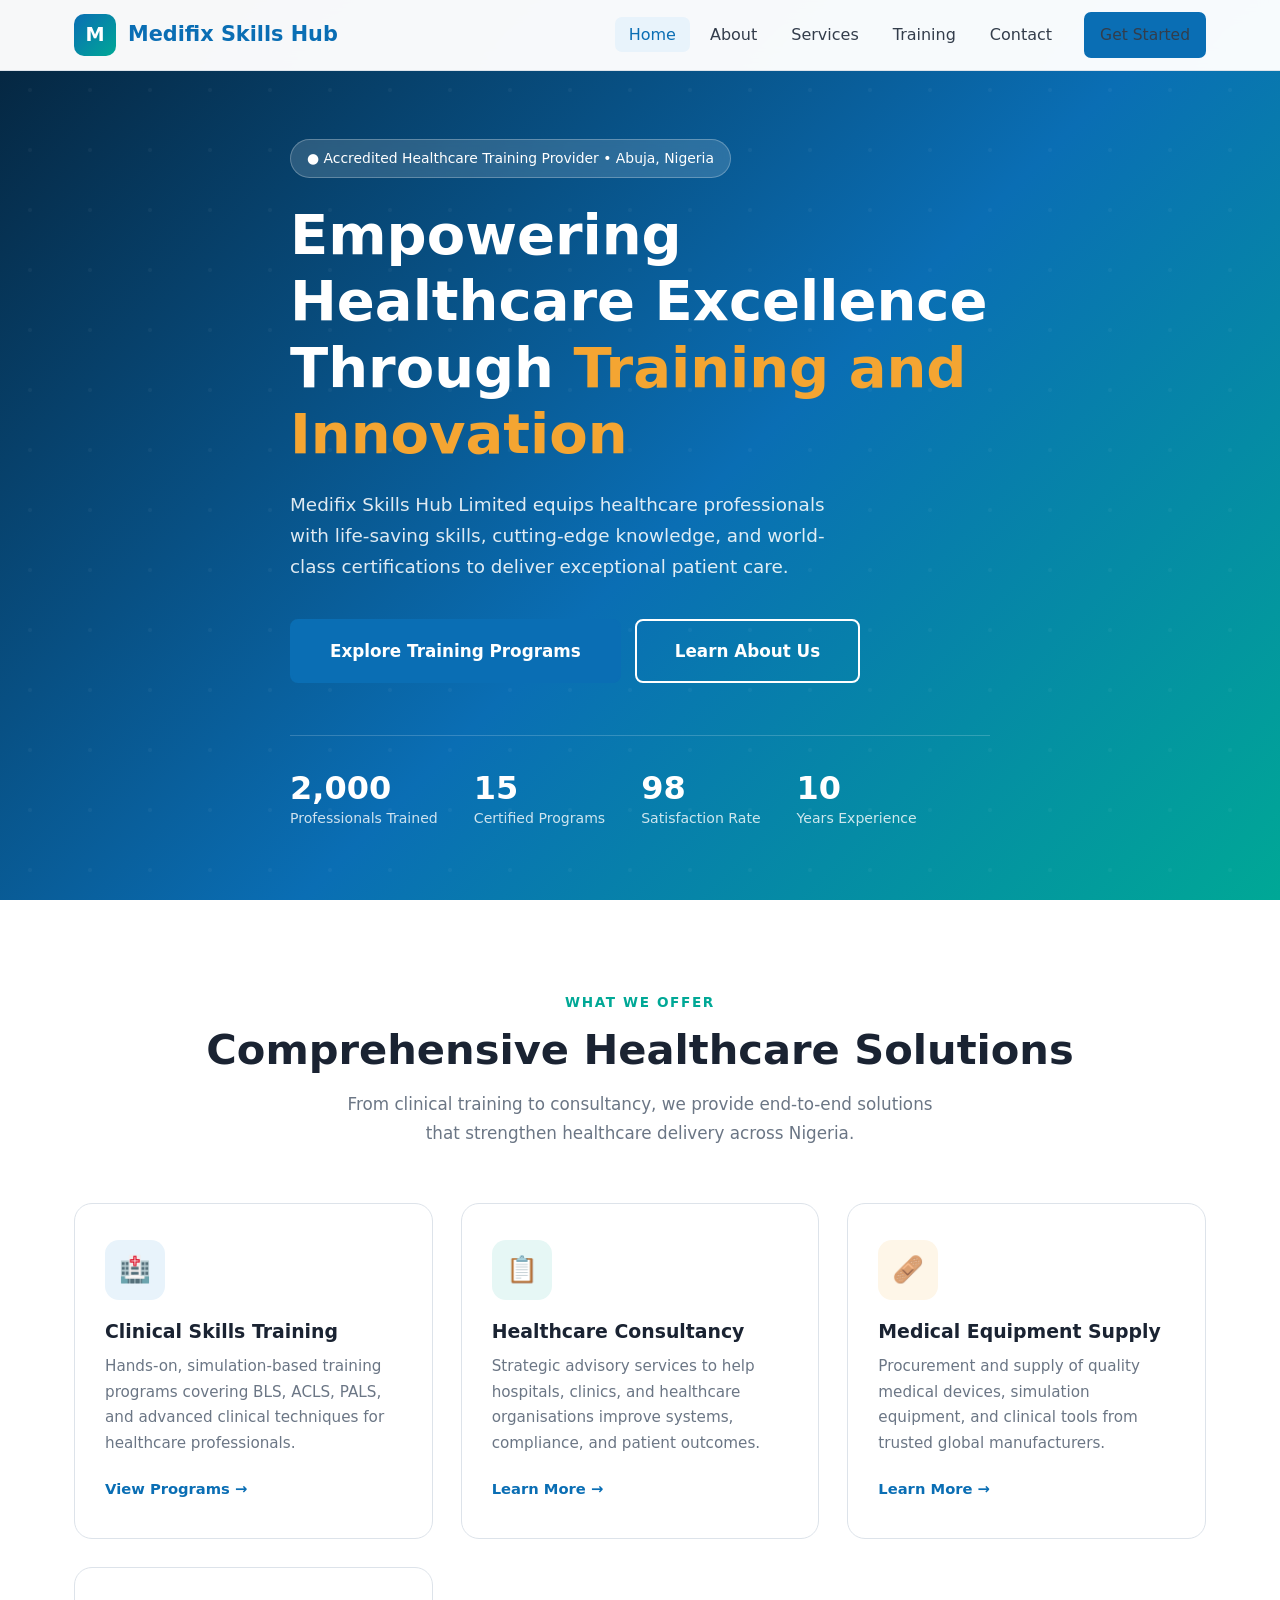
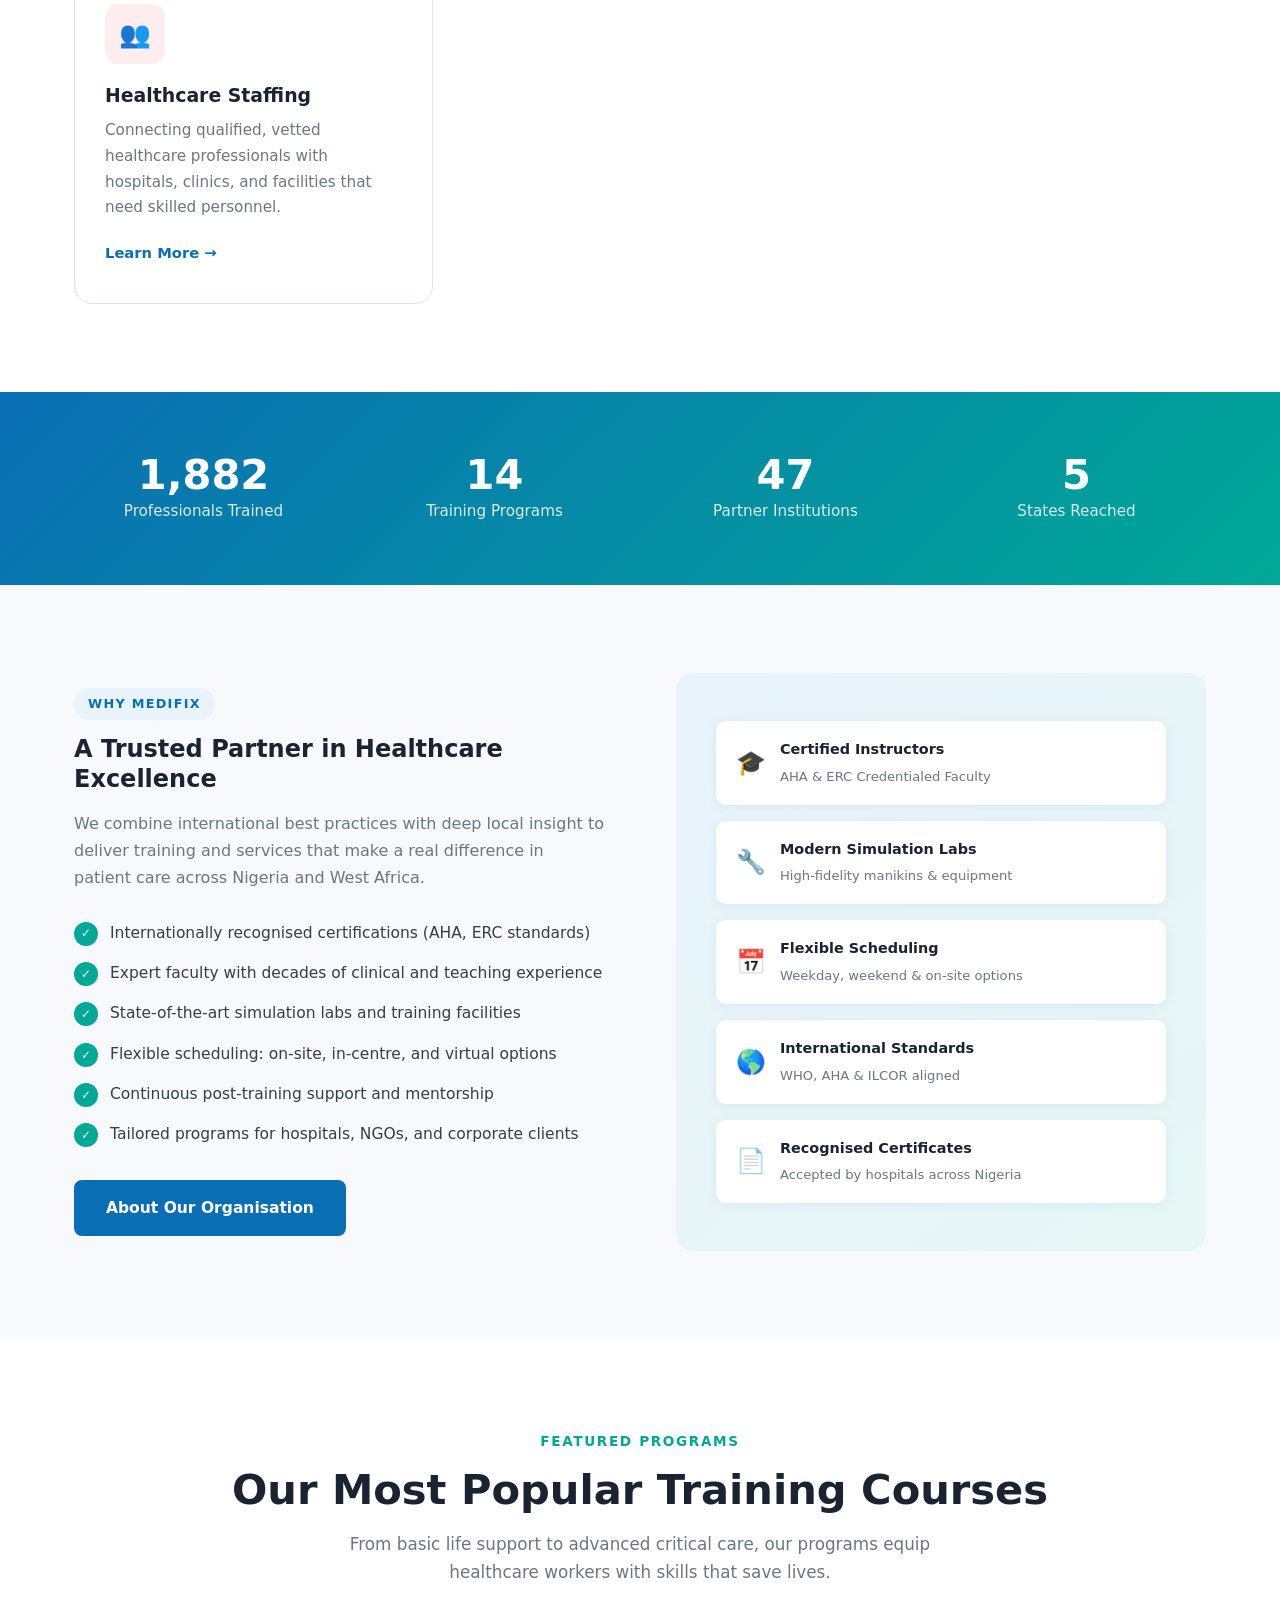
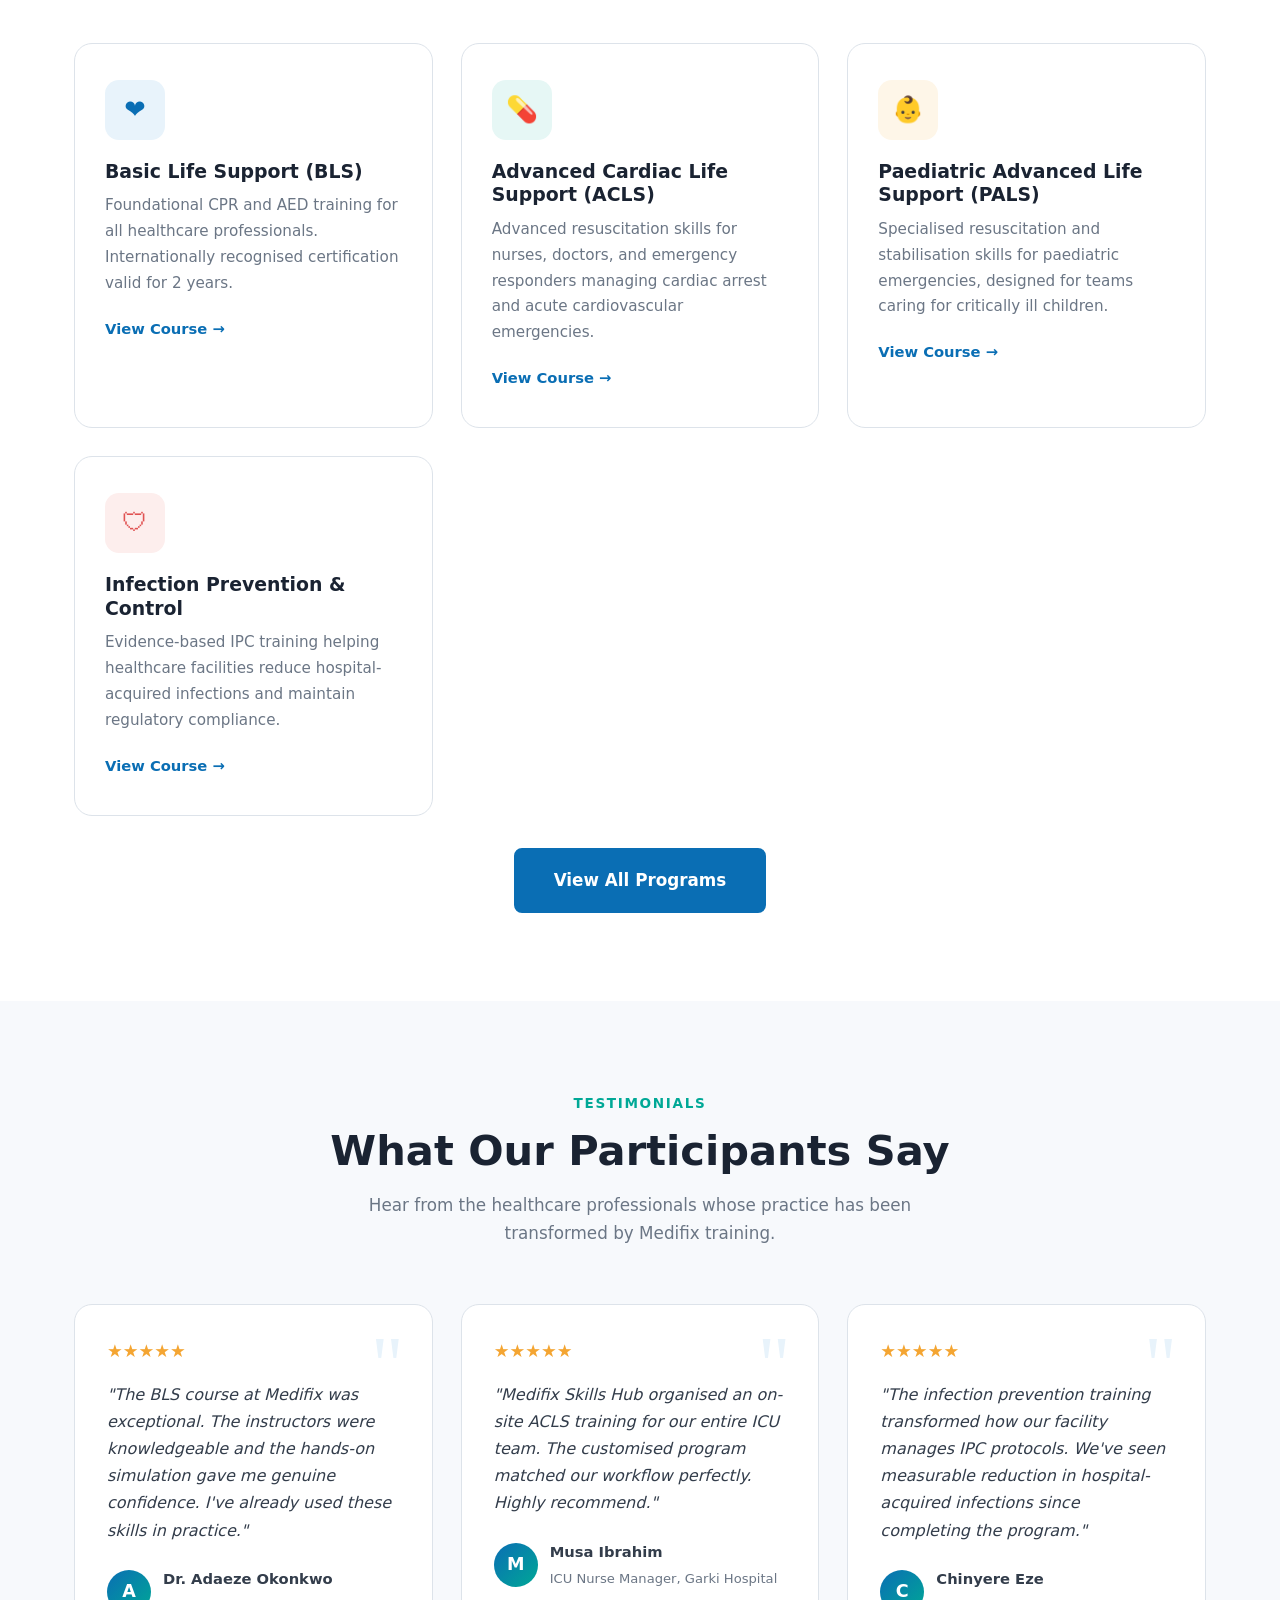
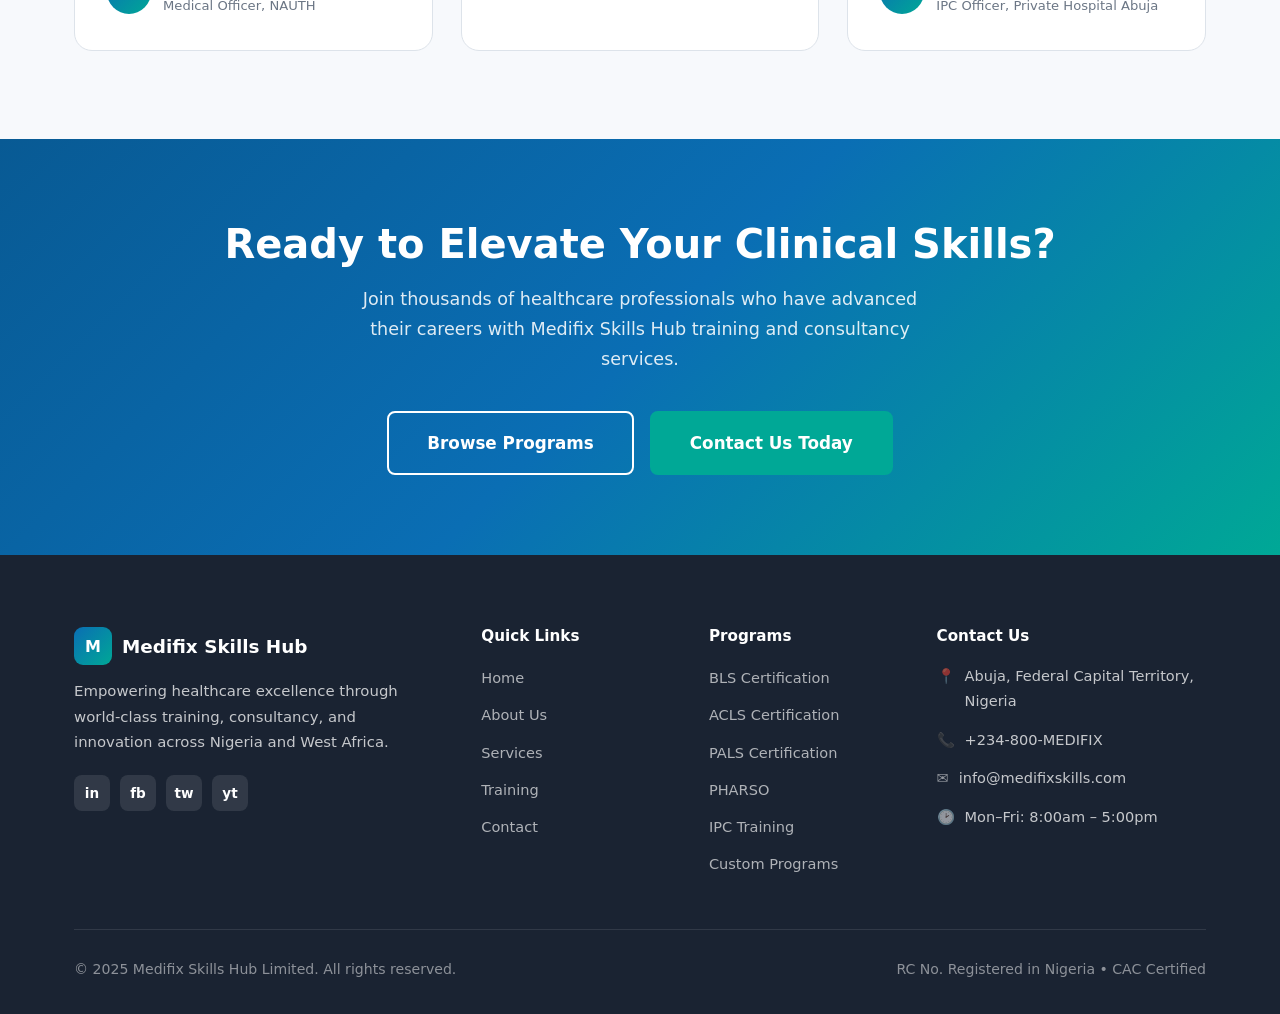
<file: index.html>
<!DOCTYPE html>
<html lang="en">
<head>
  <meta charset="UTF-8" />
  <meta name="viewport" content="width=device-width, initial-scale=1.0" />
  <title>Medifix Skills Hub Limited – Empowering Healthcare Excellence</title>
  <meta name="description" content="Medifix Skills Hub Limited delivers world-class clinical training, healthcare consultancy, medical equipment supply, and staffing solutions across Nigeria." />
  <link rel="stylesheet" href="css/styles.css" />
</head>
<body>

  <!-- NAVBAR -->
  <nav class="navbar">
    <div class="container nav-inner">
      <a href="index.html" class="nav-logo">
        <div class="nav-logo-icon">M</div>
        Medifix Skills Hub
      </a>
      <ul class="nav-links">
        <li><a href="index.html" class="active">Home</a></li>
        <li><a href="about.html">About</a></li>
        <li><a href="services.html">Services</a></li>
        <li><a href="training.html">Training</a></li>
        <li><a href="contact.html">Contact</a></li>
        <li class="nav-cta"><a href="contact.html" class="btn btn-primary">Get Started</a></li>
      </ul>
      <button class="hamburger" aria-label="Toggle menu">
        <span></span><span></span><span></span>
      </button>
    </div>
  </nav>

  <!-- HERO -->
  <section class="hero">
    <div class="container">
      <div class="hero-content">
        <div class="hero-badge">&#9679; Accredited Healthcare Training Provider &bull; Abuja, Nigeria</div>
        <h1>Empowering Healthcare Excellence Through <span>Training and Innovation</span></h1>
        <p>Medifix Skills Hub Limited equips healthcare professionals with life-saving skills, cutting-edge knowledge, and world-class certifications to deliver exceptional patient care.</p>
        <div class="hero-actions">
          <a href="training.html" class="btn btn-primary btn-lg">Explore Training Programs</a>
          <a href="about.html" class="btn btn-outline btn-lg">Learn About Us</a>
        </div>
        <div class="hero-stats">
          <div class="hero-stat"><strong>2000+</strong><span>Professionals Trained</span></div>
          <div class="hero-stat"><strong>15+</strong><span>Certified Programs</span></div>
          <div class="hero-stat"><strong>98%</strong><span>Satisfaction Rate</span></div>
          <div class="hero-stat"><strong>10+</strong><span>Years Experience</span></div>
        </div>
      </div>
    </div>
  </section>

  <!-- SERVICES OVERVIEW -->
  <section class="section-pad">
    <div class="container">
      <div class="section-header">
        <span class="eyebrow">What We Offer</span>
        <h2>Comprehensive Healthcare Solutions</h2>
        <p>From clinical training to consultancy, we provide end-to-end solutions that strengthen healthcare delivery across Nigeria.</p>
      </div>
      <div class="cards-grid">
        <div class="card">
          <div class="card-icon">&#127973;</div>
          <h3>Clinical Skills Training</h3>
          <p>Hands-on, simulation-based training programs covering BLS, ACLS, PALS, and advanced clinical techniques for healthcare professionals.</p>
          <a href="training.html" class="card-link">View Programs &rarr;</a>
        </div>
        <div class="card">
          <div class="card-icon green">&#128203;</div>
          <h3>Healthcare Consultancy</h3>
          <p>Strategic advisory services to help hospitals, clinics, and healthcare organisations improve systems, compliance, and patient outcomes.</p>
          <a href="services.html" class="card-link">Learn More &rarr;</a>
        </div>
        <div class="card">
          <div class="card-icon amber">&#129657;</div>
          <h3>Medical Equipment Supply</h3>
          <p>Procurement and supply of quality medical devices, simulation equipment, and clinical tools from trusted global manufacturers.</p>
          <a href="services.html" class="card-link">Learn More &rarr;</a>
        </div>
        <div class="card">
          <div class="card-icon red">&#128101;</div>
          <h3>Healthcare Staffing</h3>
          <p>Connecting qualified, vetted healthcare professionals with hospitals, clinics, and facilities that need skilled personnel.</p>
          <a href="services.html" class="card-link">Learn More &rarr;</a>
        </div>
      </div>
    </div>
  </section>

  <!-- STATS BAND -->
  <section class="stats-band">
    <div class="container">
      <div class="stats-grid">
        <div class="stat-item"><strong>2000+</strong><span>Professionals Trained</span></div>
        <div class="stat-item"><strong>15+</strong><span>Training Programs</span></div>
        <div class="stat-item"><strong>50+</strong><span>Partner Institutions</span></div>
        <div class="stat-item"><strong>6</strong><span>States Reached</span></div>
      </div>
    </div>
  </section>

  <!-- WHY CHOOSE US -->
  <section class="section-pad bg-light">
    <div class="container">
      <div class="two-col">
        <div>
          <span class="eyebrow-tag">Why Medifix</span>
          <h2>A Trusted Partner in Healthcare Excellence</h2>
          <p style="color:var(--text-light); margin: 16px 0 28px;">We combine international best practices with deep local insight to deliver training and services that make a real difference in patient care across Nigeria and West Africa.</p>
          <ul class="features-list">
            <li>Internationally recognised certifications (AHA, ERC standards)</li>
            <li>Expert faculty with decades of clinical and teaching experience</li>
            <li>State-of-the-art simulation labs and training facilities</li>
            <li>Flexible scheduling: on-site, in-centre, and virtual options</li>
            <li>Continuous post-training support and mentorship</li>
            <li>Tailored programs for hospitals, NGOs, and corporate clients</li>
          </ul>
          <a href="about.html" class="btn btn-primary mt-4">About Our Organisation</a>
        </div>
        <div class="col-visual">
          <div class="col-visual-item">
            <div class="icon">&#127891;</div>
            <div><strong>Certified Instructors</strong><span>AHA &amp; ERC Credentialed Faculty</span></div>
          </div>
          <div class="col-visual-item">
            <div class="icon">&#128295;</div>
            <div><strong>Modern Simulation Labs</strong><span>High-fidelity manikins &amp; equipment</span></div>
          </div>
          <div class="col-visual-item">
            <div class="icon">&#128197;</div>
            <div><strong>Flexible Scheduling</strong><span>Weekday, weekend &amp; on-site options</span></div>
          </div>
          <div class="col-visual-item">
            <div class="icon">&#127758;</div>
            <div><strong>International Standards</strong><span>WHO, AHA &amp; ILCOR aligned</span></div>
          </div>
          <div class="col-visual-item">
            <div class="icon">&#128196;</div>
            <div><strong>Recognised Certificates</strong><span>Accepted by hospitals across Nigeria</span></div>
          </div>
        </div>
      </div>
    </div>
  </section>

  <!-- TRAINING HIGHLIGHTS -->
  <section class="section-pad">
    <div class="container">
      <div class="section-header">
        <span class="eyebrow">Featured Programs</span>
        <h2>Our Most Popular Training Courses</h2>
        <p>From basic life support to advanced critical care, our programs equip healthcare workers with skills that save lives.</p>
      </div>
      <div class="cards-grid">
        <div class="card">
          <div class="card-icon">&#10084;</div>
          <h3>Basic Life Support (BLS)</h3>
          <p>Foundational CPR and AED training for all healthcare professionals. Internationally recognised certification valid for 2 years.</p>
          <a href="training.html" class="card-link">View Course &rarr;</a>
        </div>
        <div class="card">
          <div class="card-icon green">&#128138;</div>
          <h3>Advanced Cardiac Life Support (ACLS)</h3>
          <p>Advanced resuscitation skills for nurses, doctors, and emergency responders managing cardiac arrest and acute cardiovascular emergencies.</p>
          <a href="training.html" class="card-link">View Course &rarr;</a>
        </div>
        <div class="card">
          <div class="card-icon amber">&#128118;</div>
          <h3>Paediatric Advanced Life Support (PALS)</h3>
          <p>Specialised resuscitation and stabilisation skills for paediatric emergencies, designed for teams caring for critically ill children.</p>
          <a href="training.html" class="card-link">View Course &rarr;</a>
        </div>
        <div class="card">
          <div class="card-icon red">&#128737;</div>
          <h3>Infection Prevention &amp; Control</h3>
          <p>Evidence-based IPC training helping healthcare facilities reduce hospital-acquired infections and maintain regulatory compliance.</p>
          <a href="training.html" class="card-link">View Course &rarr;</a>
        </div>
      </div>
      <div class="text-center mt-4">
        <a href="training.html" class="btn btn-primary btn-lg">View All Programs</a>
      </div>
    </div>
  </section>

  <!-- TESTIMONIALS -->
  <section class="section-pad bg-light">
    <div class="container">
      <div class="section-header">
        <span class="eyebrow">Testimonials</span>
        <h2>What Our Participants Say</h2>
        <p>Hear from the healthcare professionals whose practice has been transformed by Medifix training.</p>
      </div>
      <div class="testimonials-grid">
        <div class="testimonial-card">
          <div class="testimonial-stars">&#9733;&#9733;&#9733;&#9733;&#9733;</div>
          <p class="testimonial-text">"The BLS course at Medifix was exceptional. The instructors were knowledgeable and the hands-on simulation gave me genuine confidence. I've already used these skills in practice."</p>
          <div class="testimonial-author">
            <div class="author-avatar">A</div>
            <div class="author-info">
              <strong>Dr. Adaeze Okonkwo</strong>
              <span>Medical Officer, NAUTH</span>
            </div>
          </div>
        </div>
        <div class="testimonial-card">
          <div class="testimonial-stars">&#9733;&#9733;&#9733;&#9733;&#9733;</div>
          <p class="testimonial-text">"Medifix Skills Hub organised an on-site ACLS training for our entire ICU team. The customised program matched our workflow perfectly. Highly recommend."</p>
          <div class="testimonial-author">
            <div class="author-avatar">M</div>
            <div class="author-info">
              <strong>Musa Ibrahim</strong>
              <span>ICU Nurse Manager, Garki Hospital</span>
            </div>
          </div>
        </div>
        <div class="testimonial-card">
          <div class="testimonial-stars">&#9733;&#9733;&#9733;&#9733;&#9733;</div>
          <p class="testimonial-text">"The infection prevention training transformed how our facility manages IPC protocols. We've seen measurable reduction in hospital-acquired infections since completing the program."</p>
          <div class="testimonial-author">
            <div class="author-avatar">C</div>
            <div class="author-info">
              <strong>Chinyere Eze</strong>
              <span>IPC Officer, Private Hospital Abuja</span>
            </div>
          </div>
        </div>
      </div>
    </div>
  </section>

  <!-- CTA -->
  <section class="cta-section">
    <div class="container">
      <h2>Ready to Elevate Your Clinical Skills?</h2>
      <p>Join thousands of healthcare professionals who have advanced their careers with Medifix Skills Hub training and consultancy services.</p>
      <div class="cta-actions">
        <a href="training.html" class="btn btn-outline btn-lg">Browse Programs</a>
        <a href="contact.html" class="btn btn-secondary btn-lg">Contact Us Today</a>
      </div>
    </div>
  </section>

  <!-- FOOTER -->
  <footer class="footer">
    <div class="container">
      <div class="footer-grid">
        <div class="footer-brand">
          <a href="index.html" class="footer-logo">
            <div class="footer-logo-icon">M</div>
            Medifix Skills Hub
          </a>
          <p>Empowering healthcare excellence through world-class training, consultancy, and innovation across Nigeria and West Africa.</p>
          <div class="social-links">
            <a href="#" class="social-link">in</a>
            <a href="#" class="social-link">fb</a>
            <a href="#" class="social-link">tw</a>
            <a href="#" class="social-link">yt</a>
          </div>
        </div>
        <div class="footer-col">
          <h4>Quick Links</h4>
          <ul class="footer-links">
            <li><a href="index.html">Home</a></li>
            <li><a href="about.html">About Us</a></li>
            <li><a href="services.html">Services</a></li>
            <li><a href="training.html">Training</a></li>
            <li><a href="contact.html">Contact</a></li>
          </ul>
        </div>
        <div class="footer-col">
          <h4>Programs</h4>
          <ul class="footer-links">
            <li><a href="training.html">BLS Certification</a></li>
            <li><a href="training.html">ACLS Certification</a></li>
            <li><a href="training.html">PALS Certification</a></li>
            <li><a href="training.html">PHARSO</a></li>
            <li><a href="training.html">IPC Training</a></li>
            <li><a href="training.html">Custom Programs</a></li>
          </ul>
        </div>
        <div class="footer-col">
          <h4>Contact Us</h4>
          <div class="footer-contact-item"><span>&#128205;</span><span>Abuja, Federal Capital Territory, Nigeria</span></div>
          <div class="footer-contact-item"><span>&#128222;</span><span>+234-800-MEDIFIX</span></div>
          <div class="footer-contact-item"><span>&#9993;</span><span>info@medifixskills.com</span></div>
          <div class="footer-contact-item"><span>&#128337;</span><span>Mon–Fri: 8:00am – 5:00pm</span></div>
        </div>
      </div>
      <div class="footer-bottom">
        <span>&copy; 2025 Medifix Skills Hub Limited. All rights reserved.</span>
        <span>RC No. Registered in Nigeria &bull; CAC Certified</span>
      </div>
    </div>
  </footer>

  <button id="backToTop" style="position:fixed;bottom:28px;right:28px;width:44px;height:44px;border-radius:50%;background:var(--primary);color:white;border:none;font-size:1.2rem;cursor:pointer;opacity:0;transition:opacity 0.3s;box-shadow:var(--shadow);pointer-events:none;" aria-label="Back to top">&#8679;</button>

  <script src="js/main.js"></script>
</body>
</html>
</file>
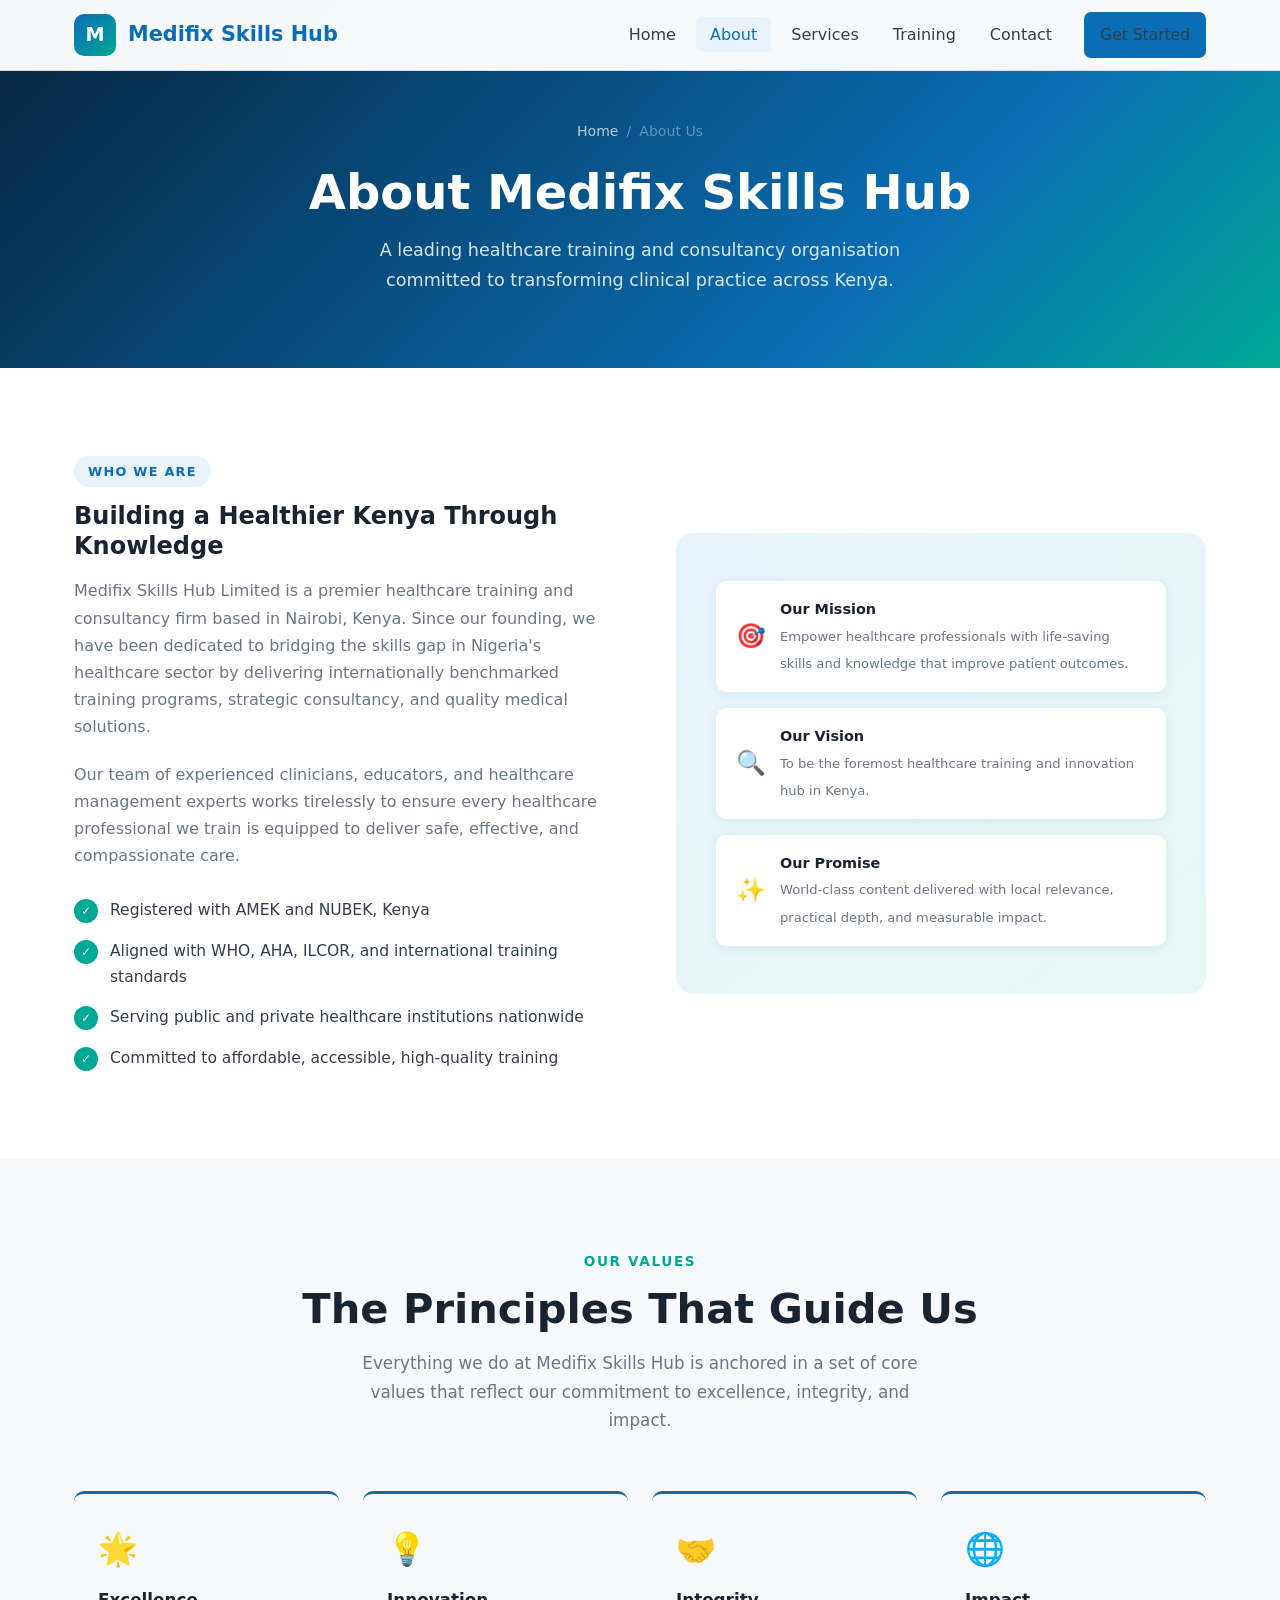
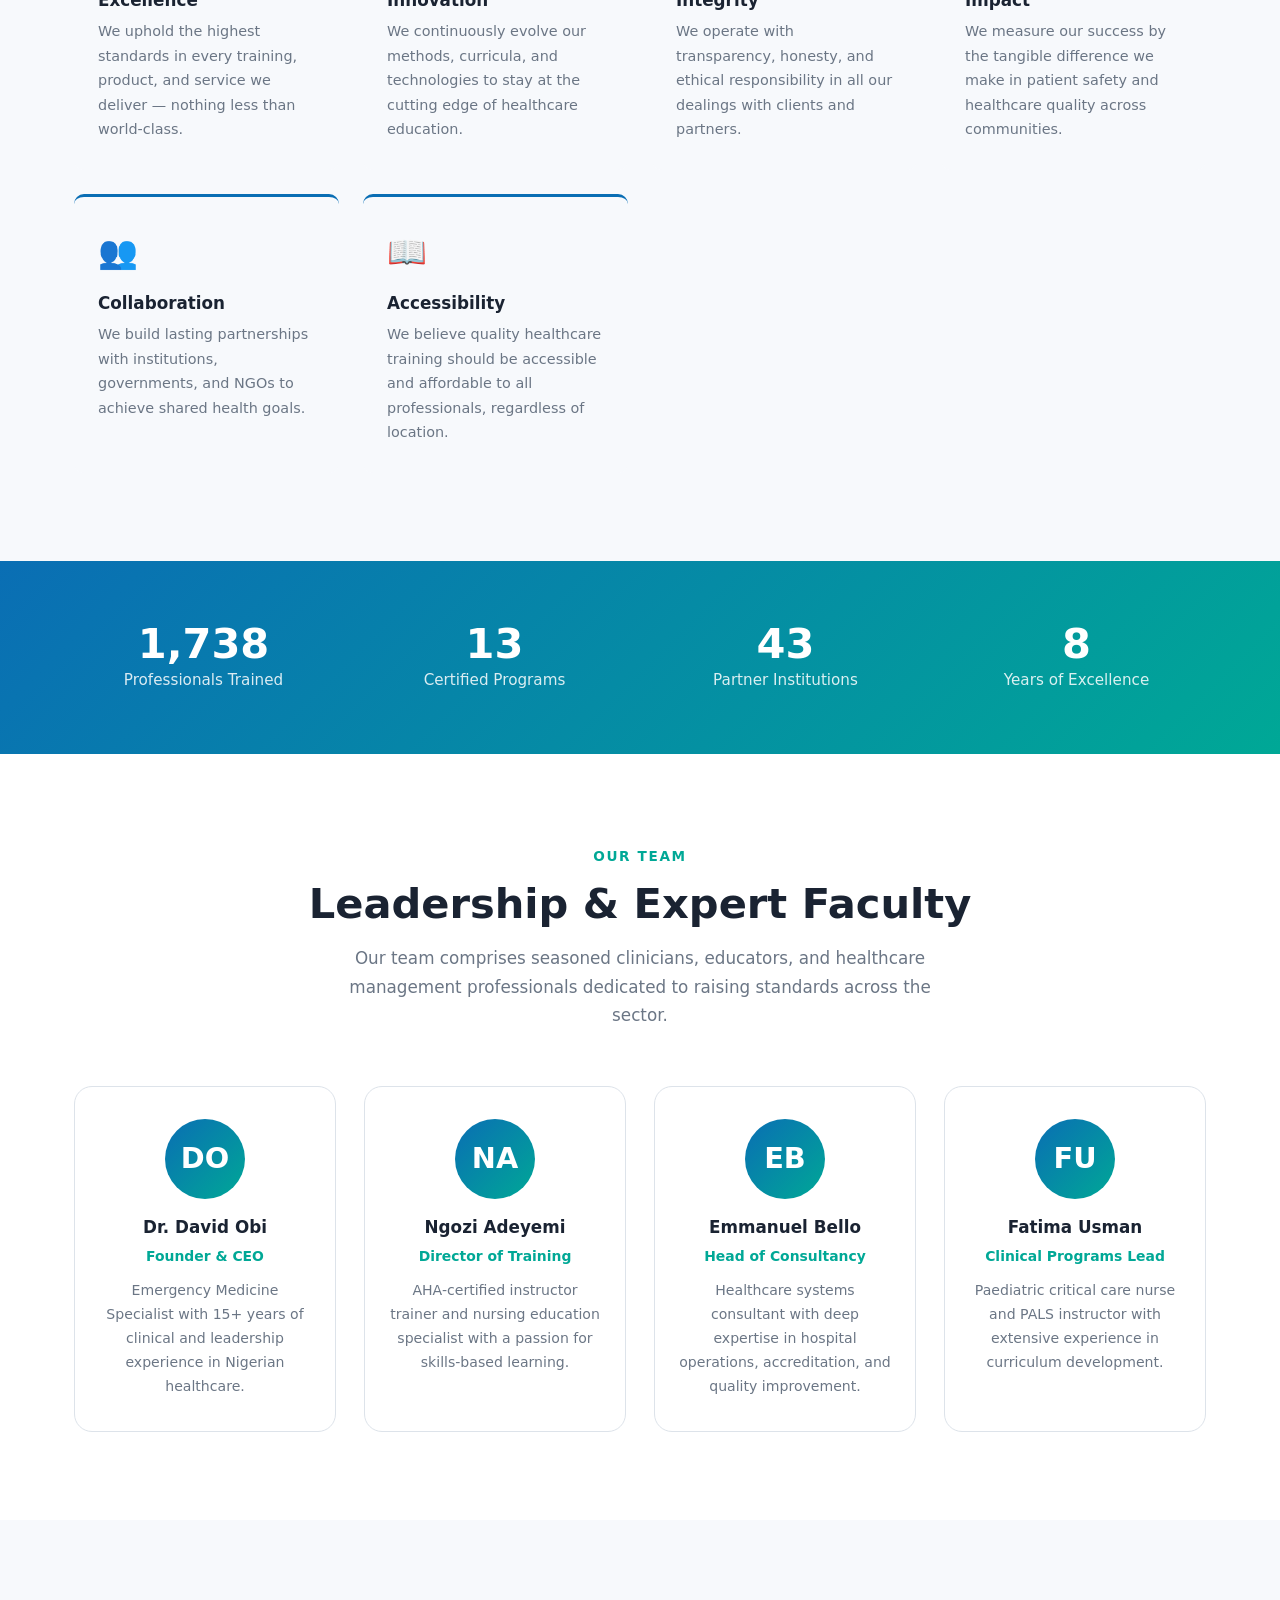
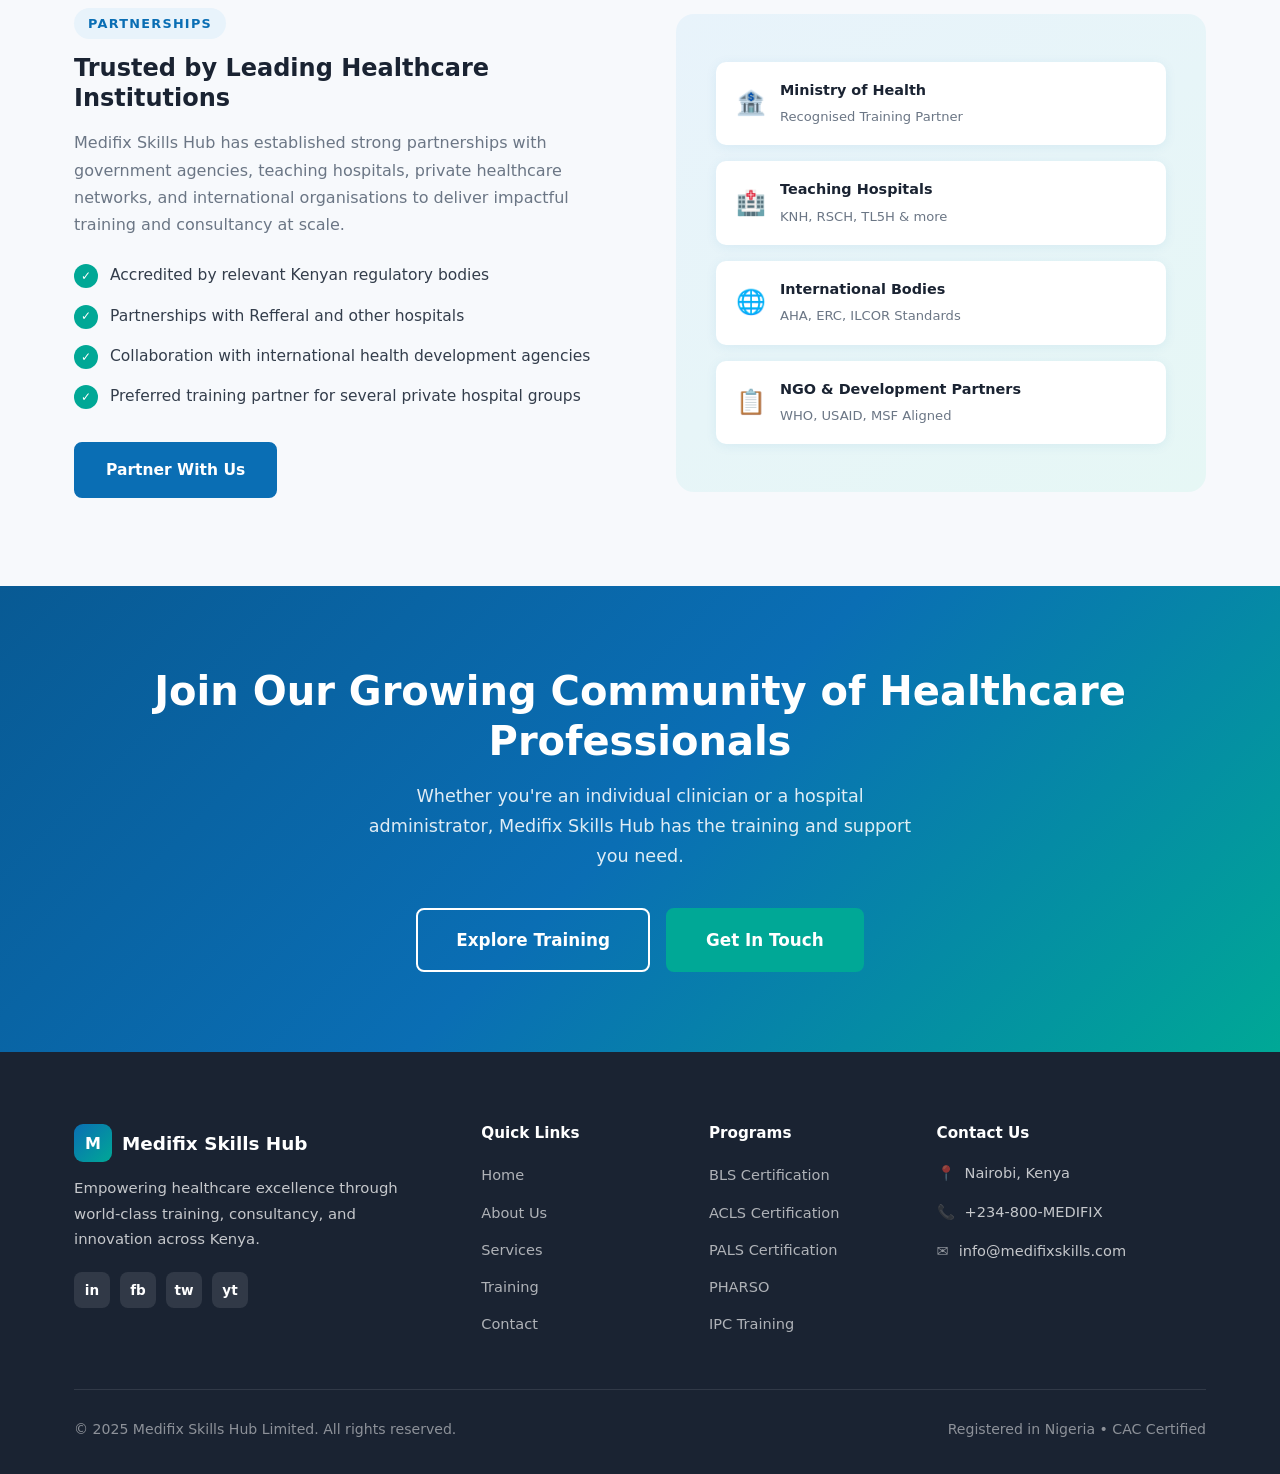
<file: about.html>
<!DOCTYPE html>
<html lang="en">
<head>
  <meta charset="UTF-8" />
  <meta name="viewport" content="width=device-width, initial-scale=1.0" />
  <title>About Us – Medifix Skills Hub Limited</title>
  <meta name="description" content="Learn about Medifix Skills Hub Limited – our mission, vision, values, and the expert team driving healthcare excellence across Kenya." />
  <link rel="stylesheet" href="css/styles.css" />
</head>
<body>

  <!-- NAVBAR -->
  <nav class="navbar">
    <div class="container nav-inner">
      <a href="index.html" class="nav-logo">
        <div class="nav-logo-icon">M</div>
        Medifix Skills Hub
      </a>
      <ul class="nav-links">
        <li><a href="index.html">Home</a></li>
        <li><a href="about.html" class="active">About</a></li>
        <li><a href="services.html">Services</a></li>
        <li><a href="training.html">Training</a></li>
        <li><a href="contact.html">Contact</a></li>
        <li class="nav-cta"><a href="contact.html" class="btn btn-primary">Get Started</a></li>
      </ul>
      <button class="hamburger" aria-label="Toggle menu">
        <span></span><span></span><span></span>
      </button>
    </div>
  </nav>

  <!-- PAGE HERO -->
  <section class="page-hero">
    <div class="container">
      <div class="breadcrumb">
        <a href="index.html">Home</a><span>/</span><span>About Us</span>
      </div>
      <h1>About Medifix Skills Hub</h1>
      <p>A leading healthcare training and consultancy organisation committed to transforming clinical practice across Kenya.</p>
    </div>
  </section>

  <!-- MISSION & VISION -->
  <section class="section-pad">
    <div class="container">
      <div class="two-col">
        <div>
          <span class="eyebrow-tag">Who We Are</span>
          <h2>Building a Healthier Kenya Through Knowledge</h2>
          <p style="color:var(--text-light);margin:16px 0 20px;">Medifix Skills Hub Limited is a premier healthcare training and consultancy firm based in Nairobi, Kenya. Since our founding, we have been dedicated to bridging the skills gap in Nigeria's healthcare sector by delivering internationally benchmarked training programs, strategic consultancy, and quality medical solutions.</p>
          <p style="color:var(--text-light);margin-bottom:28px;">Our team of experienced clinicians, educators, and healthcare management experts works tirelessly to ensure every healthcare professional we train is equipped to deliver safe, effective, and compassionate care.</p>
          <ul class="features-list">
            <li>Registered with AMEK and NUBEK, Kenya</li>
            <li>Aligned with WHO, AHA, ILCOR, and international training standards</li>
            <li>Serving public and private healthcare institutions nationwide</li>
            <li>Committed to affordable, accessible, high-quality training</li>
          </ul>
        </div>
        <div class="col-visual">
          <div class="col-visual-item">
            <div class="icon">&#127919;</div>
            <div><strong>Our Mission</strong><span>Empower healthcare professionals with life-saving skills and knowledge that improve patient outcomes.</span></div>
          </div>
          <div class="col-visual-item">
            <div class="icon">&#128269;</div>
            <div><strong>Our Vision</strong><span>To be the foremost healthcare training and innovation hub in Kenya.</span></div>
          </div>
          <div class="col-visual-item">
            <div class="icon">&#10024;</div>
            <div><strong>Our Promise</strong><span>World-class content delivered with local relevance, practical depth, and measurable impact.</span></div>
          </div>
        </div>
      </div>
    </div>
  </section>

  <!-- CORE VALUES -->
  <section class="section-pad bg-light">
    <div class="container">
      <div class="section-header">
        <span class="eyebrow">Our Values</span>
        <h2>The Principles That Guide Us</h2>
        <p>Everything we do at Medifix Skills Hub is anchored in a set of core values that reflect our commitment to excellence, integrity, and impact.</p>
      </div>
      <div class="values-grid">
        <div class="value-card">
          <div class="value-icon">&#127775;</div>
          <h3>Excellence</h3>
          <p>We uphold the highest standards in every training, product, and service we deliver — nothing less than world-class.</p>
        </div>
        <div class="value-card">
          <div class="value-icon">&#128161;</div>
          <h3>Innovation</h3>
          <p>We continuously evolve our methods, curricula, and technologies to stay at the cutting edge of healthcare education.</p>
        </div>
        <div class="value-card">
          <div class="value-icon">&#129309;</div>
          <h3>Integrity</h3>
          <p>We operate with transparency, honesty, and ethical responsibility in all our dealings with clients and partners.</p>
        </div>
        <div class="value-card">
          <div class="value-icon">&#127760;</div>
          <h3>Impact</h3>
          <p>We measure our success by the tangible difference we make in patient safety and healthcare quality across communities.</p>
        </div>
        <div class="value-card">
          <div class="value-icon">&#128101;</div>
          <h3>Collaboration</h3>
          <p>We build lasting partnerships with institutions, governments, and NGOs to achieve shared health goals.</p>
        </div>
        <div class="value-card">
          <div class="value-icon">&#128214;</div>
          <h3>Accessibility</h3>
          <p>We believe quality healthcare training should be accessible and affordable to all professionals, regardless of location.</p>
        </div>
      </div>
    </div>
  </section>

  <!-- STATS -->
  <section class="stats-band">
    <div class="container">
      <div class="stats-grid">
        <div class="stat-item"><strong>2000+</strong><span>Professionals Trained</span></div>
        <div class="stat-item"><strong>15+</strong><span>Certified Programs</span></div>
        <div class="stat-item"><strong>50+</strong><span>Partner Institutions</span></div>
        <div class="stat-item"><strong>10+</strong><span>Years of Excellence</span></div>
      </div>
    </div>
  </section>

  <!-- LEADERSHIP TEAM -->
  <section class="section-pad">
    <div class="container">
      <div class="section-header">
        <span class="eyebrow">Our Team</span>
        <h2>Leadership &amp; Expert Faculty</h2>
        <p>Our team comprises seasoned clinicians, educators, and healthcare management professionals dedicated to raising standards across the sector.</p>
      </div>
      <div class="team-grid">
        <div class="team-card">
          <div class="team-avatar">DO</div>
          <h3>Dr. David Obi</h3>
          <span>Founder &amp; CEO</span>
          <p style="font-size:0.88rem;color:var(--text-light);margin-top:10px;">Emergency Medicine Specialist with 15+ years of clinical and leadership experience in Nigerian healthcare.</p>
        </div>
        <div class="team-card">
          <div class="team-avatar">NA</div>
          <h3>Ngozi Adeyemi</h3>
          <span>Director of Training</span>
          <p style="font-size:0.88rem;color:var(--text-light);margin-top:10px;">AHA-certified instructor trainer and nursing education specialist with a passion for skills-based learning.</p>
        </div>
        <div class="team-card">
          <div class="team-avatar">EB</div>
          <h3>Emmanuel Bello</h3>
          <span>Head of Consultancy</span>
          <p style="font-size:0.88rem;color:var(--text-light);margin-top:10px;">Healthcare systems consultant with deep expertise in hospital operations, accreditation, and quality improvement.</p>
        </div>
        <div class="team-card">
          <div class="team-avatar">FU</div>
          <h3>Fatima Usman</h3>
          <span>Clinical Programs Lead</span>
          <p style="font-size:0.88rem;color:var(--text-light);margin-top:10px;">Paediatric critical care nurse and PALS instructor with extensive experience in curriculum development.</p>
        </div>
      </div>
    </div>
  </section>

  <!-- PARTNERSHIPS -->
  <section class="section-pad bg-light">
    <div class="container">
      <div class="two-col reverse">
        <div class="col-visual">
          <div class="col-visual-item"><div class="icon">&#127974;</div><div><strong>Ministry of Health</strong><span>Recognised Training Partner</span></div></div>
          <div class="col-visual-item"><div class="icon">&#127973;</div><div><strong>Teaching Hospitals</strong><span>KNH, RSCH, TL5H &amp; more</span></div></div>
          <div class="col-visual-item"><div class="icon">&#127760;</div><div><strong>International Bodies</strong><span>AHA, ERC, ILCOR Standards</span></div></div>
          <div class="col-visual-item"><div class="icon">&#128203;</div><div><strong>NGO &amp; Development Partners</strong><span>WHO, USAID, MSF Aligned</span></div></div>
        </div>
        <div>
          <span class="eyebrow-tag">Partnerships</span>
          <h2>Trusted by Leading Healthcare Institutions</h2>
          <p style="color:var(--text-light);margin:16px 0 24px;">Medifix Skills Hub has established strong partnerships with government agencies, teaching hospitals, private healthcare networks, and international organisations to deliver impactful training and consultancy at scale.</p>
          <ul class="features-list">
            <li>Accredited by relevant Kenyan regulatory bodies</li>
            <li>Partnerships with Refferal and other hospitals</li>
            <li>Collaboration with international health development agencies</li>
            <li>Preferred training partner for several private hospital groups</li>
          </ul>
          <a href="contact.html" class="btn btn-primary mt-4">Partner With Us</a>
        </div>
      </div>
    </div>
  </section>

  <!-- CTA -->
  <section class="cta-section">
    <div class="container">
      <h2>Join Our Growing Community of Healthcare Professionals</h2>
      <p>Whether you're an individual clinician or a hospital administrator, Medifix Skills Hub has the training and support you need.</p>
      <div class="cta-actions">
        <a href="training.html" class="btn btn-outline btn-lg">Explore Training</a>
        <a href="contact.html" class="btn btn-secondary btn-lg">Get In Touch</a>
      </div>
    </div>
  </section>

  <!-- FOOTER -->
  <footer class="footer">
    <div class="container">
      <div class="footer-grid">
        <div class="footer-brand">
          <a href="index.html" class="footer-logo"><div class="footer-logo-icon">M</div>Medifix Skills Hub</a>
          <p>Empowering healthcare excellence through world-class training, consultancy, and innovation across Kenya.</p>
          <div class="social-links">
            <a href="#" class="social-link">in</a><a href="#" class="social-link">fb</a>
            <a href="#" class="social-link">tw</a><a href="#" class="social-link">yt</a>
          </div>
        </div>
        <div class="footer-col">
          <h4>Quick Links</h4>
          <ul class="footer-links">
            <li><a href="index.html">Home</a></li><li><a href="about.html">About Us</a></li>
            <li><a href="services.html">Services</a></li><li><a href="training.html">Training</a></li>
            <li><a href="contact.html">Contact</a></li>
          </ul>
        </div>
        <div class="footer-col">
          <h4>Programs</h4>
          <ul class="footer-links">
            <li><a href="training.html">BLS Certification</a></li><li><a href="training.html">ACLS Certification</a></li>
            <li><a href="training.html">PALS Certification</a></li><li><a href="training.html">PHARSO</a></li>
            <li><a href="training.html">IPC Training</a></li>
          </ul>
        </div>
        <div class="footer-col">
          <h4>Contact Us</h4>
          <div class="footer-contact-item"><span>&#128205;</span><span>Nairobi, Kenya</span></div>
          <div class="footer-contact-item"><span>&#128222;</span><span>+234-800-MEDIFIX</span></div>
          <div class="footer-contact-item"><span>&#9993;</span><span>info@medifixskills.com</span></div>
        </div>
      </div>
      <div class="footer-bottom">
        <span>&copy; 2025 Medifix Skills Hub Limited. All rights reserved.</span>
        <span>Registered in Nigeria &bull; CAC Certified</span>
      </div>
    </div>
  </footer>

  <button id="backToTop" style="position:fixed;bottom:28px;right:28px;width:44px;height:44px;border-radius:50%;background:var(--primary);color:white;border:none;font-size:1.2rem;cursor:pointer;opacity:0;transition:opacity 0.3s;box-shadow:var(--shadow);pointer-events:none;" aria-label="Back to top">&#8679;</button>
  <script src="js/main.js"></script>
</body>
</html>
</file>
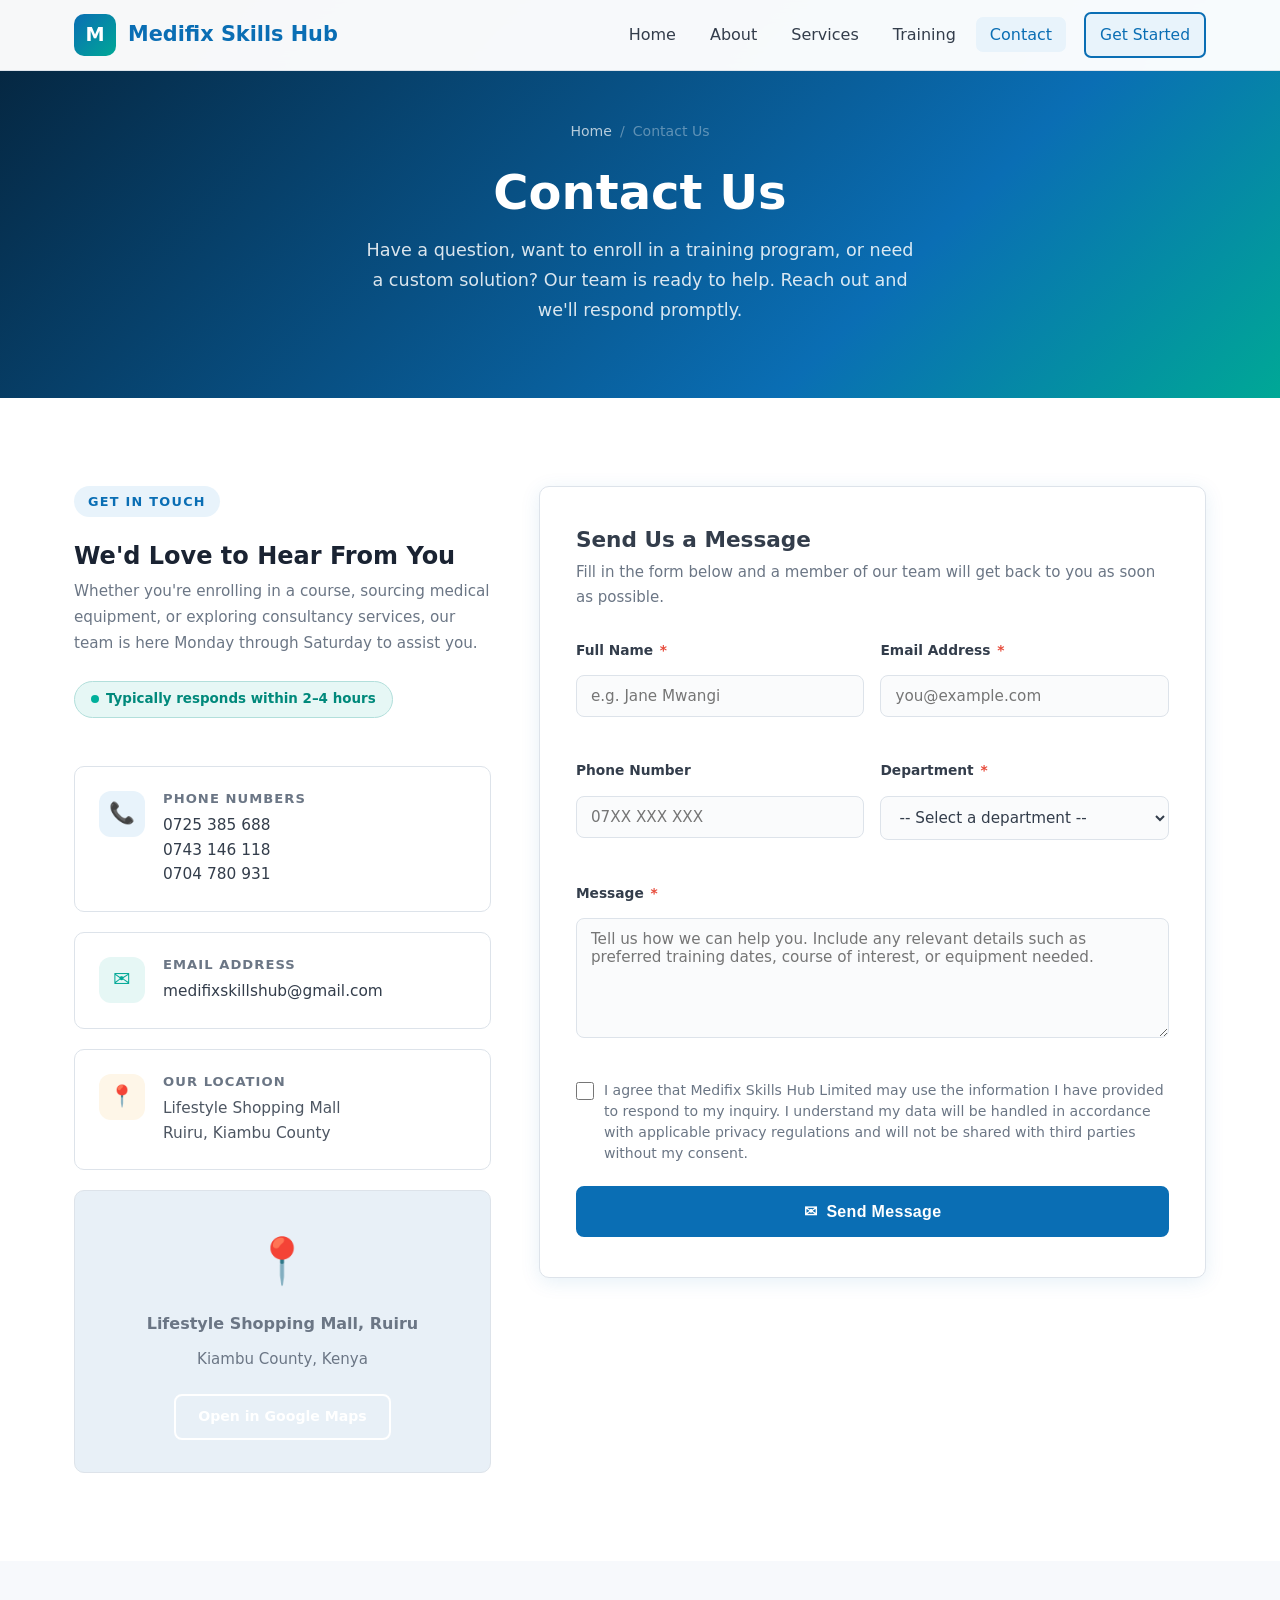
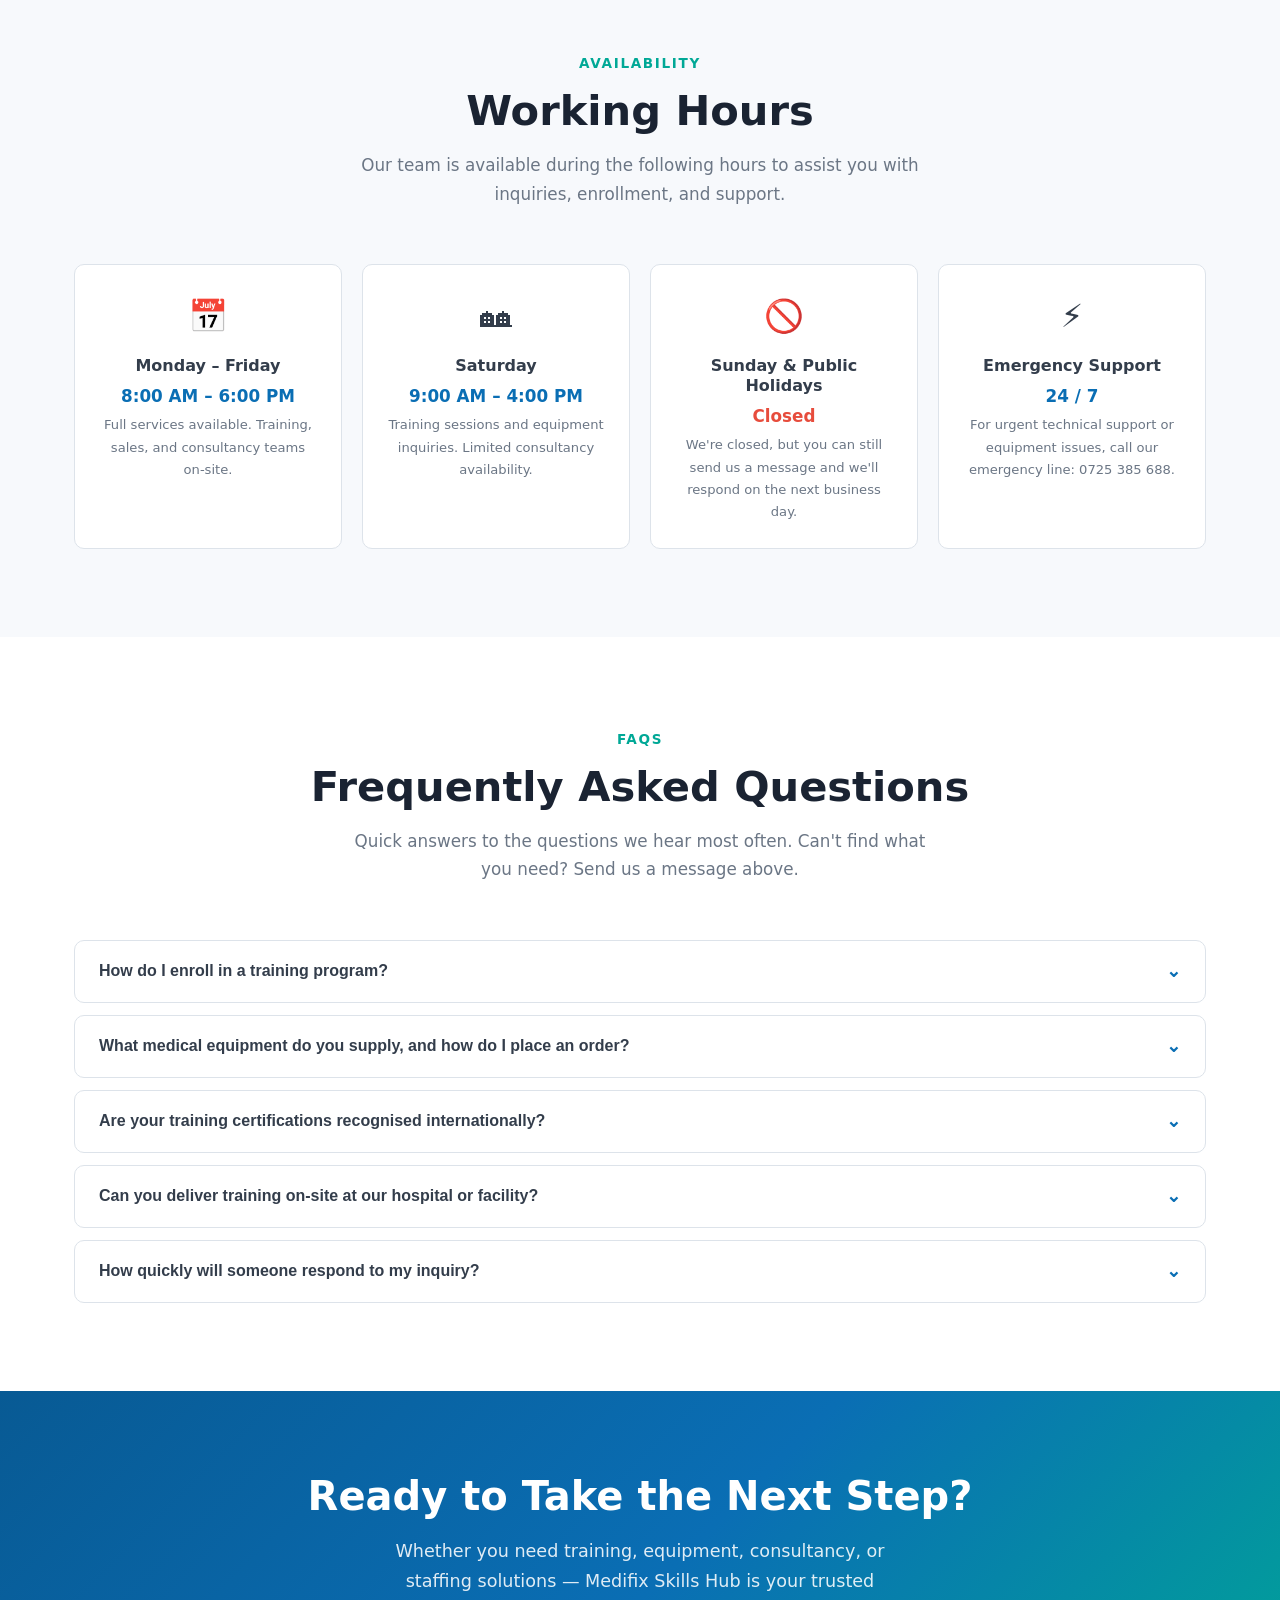
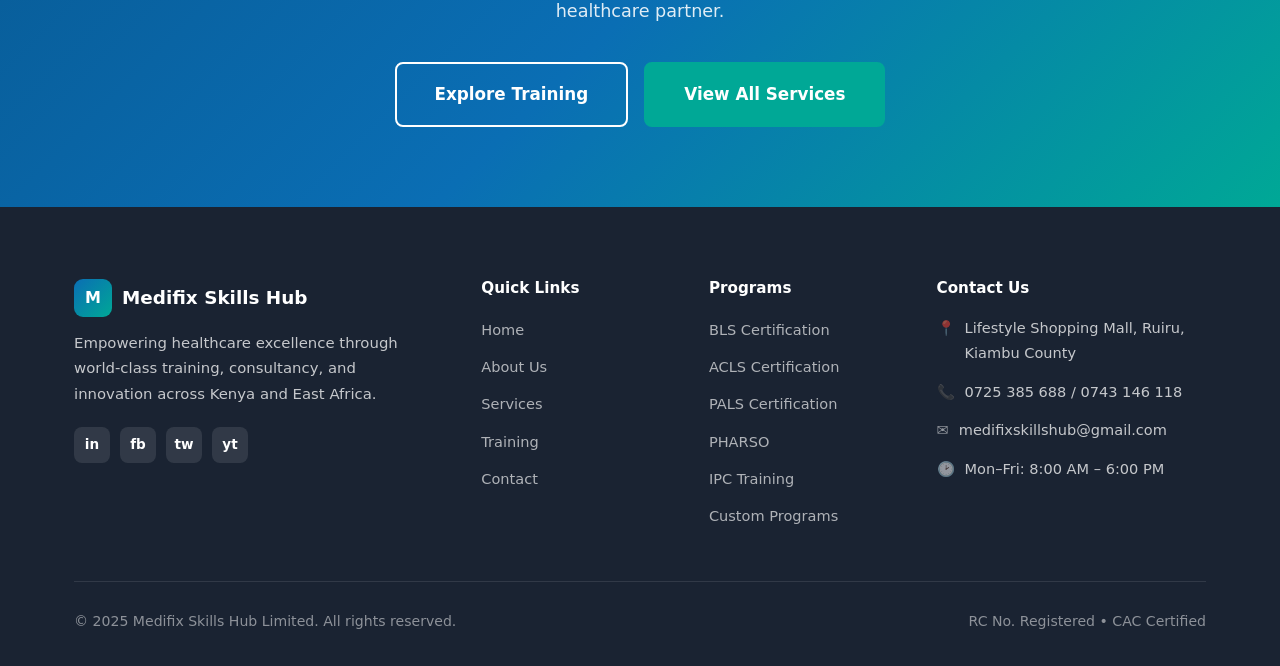
<file: contact.html>
<!DOCTYPE html>
<html lang="en">
<head>
  <meta charset="UTF-8" />
  <meta name="viewport" content="width=device-width, initial-scale=1.0" />
  <title>Contact Us – Medifix Skills Hub Limited</title>
  <meta name="description" content="Get in touch with Medifix Skills Hub Limited. Contact us for training enrollment, equipment inquiries, consultancy, or technical support. Located at Lifestyle Shopping Mall, Ruiru, Kiambu County." />
  <link rel="stylesheet" href="css/styles.css" />
  <style>
    /* ── Contact Page Specific Styles ── */
    .contact-layout {
      display: grid;
      grid-template-columns: 1fr 1.6fr;
      gap: 48px;
      align-items: start;
    }
    @media (max-width: 860px) {
      .contact-layout { grid-template-columns: 1fr; gap: 36px; }
    }

    /* Contact Info Panel */
    .contact-info-panel {
      display: flex;
      flex-direction: column;
      gap: 20px;
    }
    .contact-info-card {
      background: white;
      border: 1px solid var(--border);
      border-radius: var(--radius);
      padding: 24px;
      box-shadow: var(--shadow-sm);
      display: flex;
      align-items: flex-start;
      gap: 18px;
      transition: var(--transition);
    }
    .contact-info-card:hover {
      box-shadow: var(--shadow);
      border-color: var(--primary);
      transform: translateY(-2px);
    }
    .contact-info-icon {
      width: 46px;
      height: 46px;
      border-radius: 12px;
      background: var(--primary-light);
      color: var(--primary);
      display: flex;
      align-items: center;
      justify-content: center;
      font-size: 1.3rem;
      flex-shrink: 0;
    }
    .contact-info-icon.green { background: #e6f7f5; color: var(--secondary); }
    .contact-info-icon.amber { background: #fef6e8; color: var(--accent); }
    .contact-info-details { flex: 1; }
    .contact-info-details h4 {
      font-size: 0.82rem;
      font-weight: 700;
      text-transform: uppercase;
      letter-spacing: 0.08em;
      color: var(--text-light);
      margin: 0 0 6px;
    }
    .contact-info-details a,
    .contact-info-details p {
      font-size: 0.96rem;
      color: var(--text);
      font-weight: 500;
      margin: 0;
      line-height: 1.6;
      text-decoration: none;
      display: block;
    }
    .contact-info-details a:hover { color: var(--primary); }

    /* Contact Form Card */
    .contact-form-card {
      background: white;
      border: 1px solid var(--border);
      border-radius: var(--radius);
      padding: 40px 36px;
      box-shadow: var(--shadow);
    }
    @media (max-width: 540px) {
      .contact-form-card { padding: 28px 20px; }
    }
    .contact-form-card h3 {
      font-size: 1.35rem;
      font-weight: 700;
      color: var(--heading);
      margin: 0 0 6px;
    }
    .contact-form-card > p {
      color: var(--text-light);
      font-size: 0.94rem;
      margin: 0 0 28px;
    }
    .form-row {
      display: grid;
      grid-template-columns: 1fr 1fr;
      gap: 16px;
    }
    @media (max-width: 540px) {
      .form-row { grid-template-columns: 1fr; }
    }
    .form-group {
      display: flex;
      flex-direction: column;
      gap: 6px;
      margin-bottom: 18px;
    }
    .form-group label {
      font-size: 0.86rem;
      font-weight: 600;
      color: var(--heading);
    }
    .form-group label .required-star {
      color: #e74c3c;
      margin-left: 2px;
    }
    .form-group input,
    .form-group select,
    .form-group textarea {
      width: 100%;
      padding: 11px 14px;
      border: 1.5px solid var(--border);
      border-radius: 8px;
      font-size: 0.95rem;
      font-family: inherit;
      color: var(--text);
      background: #fafbfc;
      transition: var(--transition);
      outline: none;
      box-sizing: border-box;
    }
    .form-group input:focus,
    .form-group select:focus,
    .form-group textarea:focus {
      border-color: var(--primary);
      background: white;
      box-shadow: 0 0 0 3px rgba(10,110,180,0.08);
    }
    .form-group input.field-error,
    .form-group select.field-error,
    .form-group textarea.field-error {
      border-color: #e74c3c;
      background: #fff8f8;
    }
    .form-group input.field-error:focus,
    .form-group select.field-error:focus,
    .form-group textarea.field-error:focus {
      box-shadow: 0 0 0 3px rgba(231,76,60,0.1);
    }
    .field-msg {
      font-size: 0.8rem;
      min-height: 18px;
      display: block;
    }
    .field-msg.error { color: #e74c3c; }
    .field-msg.success { color: #00b09b; }
    .form-group textarea { resize: vertical; min-height: 120px; }
    .form-group select { cursor: pointer; appearance: auto; }

    /* Consent checkbox */
    .consent-group {
      display: flex;
      align-items: flex-start;
      gap: 10px;
      margin-bottom: 22px;
    }
    .consent-group input[type="checkbox"] {
      width: 18px;
      height: 18px;
      margin-top: 2px;
      flex-shrink: 0;
      accent-color: var(--primary);
      cursor: pointer;
    }
    .consent-group label {
      font-size: 0.88rem;
      color: var(--text-light);
      line-height: 1.5;
      cursor: pointer;
    }
    .consent-group label a {
      color: var(--primary);
      text-decoration: underline;
    }
    .consent-error {
      color: #e74c3c;
      font-size: 0.8rem;
      margin: -14px 0 14px;
      display: none;
    }
    .consent-error.visible { display: block; }

    /* Submit button */
    .btn-submit {
      width: 100%;
      justify-content: center;
      padding: 14px 28px;
      font-size: 1rem;
      font-weight: 700;
      letter-spacing: 0.02em;
      position: relative;
    }
    .btn-submit:disabled {
      opacity: 0.65;
      cursor: not-allowed;
    }

    /* Form success state */
    .form-success-msg {
      display: none;
      background: #e6f7f5;
      border: 1.5px solid #00b09b;
      border-radius: 10px;
      padding: 20px 24px;
      text-align: center;
      margin-top: 8px;
    }
    .form-success-msg.visible { display: block; }
    .form-success-msg .success-icon { font-size: 2.4rem; margin-bottom: 10px; }
    .form-success-msg h4 { color: #00897b; font-size: 1.1rem; margin: 0 0 6px; }
    .form-success-msg p { color: var(--text-light); font-size: 0.92rem; margin: 0; }

    /* Working Hours */
    .hours-grid {
      display: grid;
      grid-template-columns: repeat(auto-fit, minmax(240px, 1fr));
      gap: 20px;
    }
    .hours-card {
      background: white;
      border: 1px solid var(--border);
      border-radius: var(--radius);
      padding: 24px;
      text-align: center;
      box-shadow: var(--shadow-sm);
      transition: var(--transition);
    }
    .hours-card:hover {
      box-shadow: var(--shadow);
      border-color: var(--primary);
      transform: translateY(-3px);
    }
    .hours-icon { font-size: 2rem; margin-bottom: 12px; }
    .hours-card h4 {
      font-size: 1rem;
      font-weight: 700;
      color: var(--heading);
      margin: 0 0 6px;
    }
    .hours-card .time {
      font-size: 1.05rem;
      font-weight: 700;
      color: var(--primary);
      margin: 0 0 4px;
    }
    .hours-card .note {
      font-size: 0.82rem;
      color: var(--text-light);
      margin: 0;
    }
    .hours-card.closed .time { color: #e74c3c; }

    /* FAQ Accordion */
    .faq-list {
      display: flex;
      flex-direction: column;
      gap: 12px;
    }
    .faq-item {
      background: white;
      border: 1.5px solid var(--border);
      border-radius: var(--radius);
      overflow: hidden;
      transition: var(--transition);
    }
    .faq-item.open {
      border-color: var(--primary);
      box-shadow: var(--shadow);
    }
    .faq-question {
      width: 100%;
      background: none;
      border: none;
      padding: 20px 24px;
      text-align: left;
      font-size: 1rem;
      font-weight: 600;
      color: var(--heading);
      cursor: pointer;
      display: flex;
      align-items: center;
      justify-content: space-between;
      gap: 16px;
      transition: var(--transition);
    }
    .faq-question:hover { color: var(--primary); }
    .faq-item.open .faq-question { color: var(--primary); }
    .faq-chevron {
      font-size: 1.1rem;
      transition: transform 0.3s ease;
      flex-shrink: 0;
      color: var(--primary);
    }
    .faq-item.open .faq-chevron { transform: rotate(180deg); }
    .faq-answer {
      max-height: 0;
      overflow: hidden;
      transition: max-height 0.35s ease, padding 0.2s ease;
    }
    .faq-answer-inner {
      padding: 0 24px 22px;
      color: var(--text-light);
      font-size: 0.95rem;
      line-height: 1.7;
      border-top: 1px solid var(--border);
      padding-top: 16px;
    }
    .faq-item.open .faq-answer { max-height: 400px; }

    /* Map embed placeholder */
    .map-wrap {
      border-radius: var(--radius);
      overflow: hidden;
      border: 1px solid var(--border);
      box-shadow: var(--shadow-sm);
      background: #e8f0f7;
      min-height: 280px;
      display: flex;
      align-items: center;
      justify-content: center;
      flex-direction: column;
      gap: 10px;
      color: var(--text-light);
      font-size: 0.94rem;
      text-align: center;
      padding: 32px;
    }
    .map-wrap .map-pin { font-size: 2.8rem; }
    .map-wrap strong { color: var(--heading); font-size: 1rem; }

    /* Response time badge */
    .response-badge {
      display: inline-flex;
      align-items: center;
      gap: 7px;
      background: #e6f7f5;
      color: #00897b;
      border: 1px solid #b2dfdb;
      border-radius: 50px;
      padding: 6px 16px;
      font-size: 0.84rem;
      font-weight: 600;
      margin-bottom: 28px;
    }
    .response-badge .dot {
      width: 8px;
      height: 8px;
      background: #00b09b;
      border-radius: 50%;
      animation: pulse-dot 1.8s infinite;
    }
    @keyframes pulse-dot {
      0%, 100% { opacity: 1; transform: scale(1); }
      50% { opacity: 0.5; transform: scale(0.75); }
    }
  </style>
</head>
<body>

  <!-- NAVBAR -->
  <nav class="navbar">
    <div class="container nav-inner">
      <a href="index.html" class="nav-logo">
        <div class="nav-logo-icon">M</div>
        Medifix Skills Hub
      </a>
      <ul class="nav-links">
        <li><a href="index.html">Home</a></li>
        <li><a href="about.html">About</a></li>
        <li><a href="services.html">Services</a></li>
        <li><a href="training.html">Training</a></li>
        <li><a href="contact.html" class="active">Contact</a></li>
        <li class="nav-cta"><a href="contact.html" class="btn btn-primary">Get Started</a></li>
      </ul>
      <button class="hamburger" aria-label="Toggle menu">
        <span></span><span></span><span></span>
      </button>
    </div>
  </nav>

  <!-- PAGE HERO -->
  <section class="page-hero">
    <div class="container">
      <div class="breadcrumb">
        <a href="index.html">Home</a><span>/</span><span>Contact Us</span>
      </div>
      <h1>Contact Us</h1>
      <p>Have a question, want to enroll in a training program, or need a custom solution? Our team is ready to help. Reach out and we'll respond promptly.</p>
    </div>
  </section>

  <!-- CONTACT MAIN -->
  <section class="section-pad">
    <div class="container">

      <div class="contact-layout">

        <!-- LEFT: Contact Info -->
        <div class="contact-info-panel">

          <div>
            <span class="eyebrow-tag">Get In Touch</span>
            <h2 style="margin:10px 0 8px;">We'd Love to Hear From You</h2>
            <p style="color:var(--text-light);font-size:0.95rem;margin:0 0 24px;line-height:1.7;">Whether you're enrolling in a course, sourcing medical equipment, or exploring consultancy services, our team is here Monday through Saturday to assist you.</p>
            <div class="response-badge">
              <span class="dot"></span>
              Typically responds within 2–4 hours
            </div>
          </div>

          <!-- Phone -->
          <div class="contact-info-card">
            <div class="contact-info-icon">&#128222;</div>
            <div class="contact-info-details">
              <h4>Phone Numbers</h4>
              <a href="tel:0725385688">0725 385 688</a>
              <a href="tel:0743146118">0743 146 118</a>
              <a href="tel:0704780931">0704 780 931</a>
            </div>
          </div>

          <!-- Email -->
          <div class="contact-info-card">
            <div class="contact-info-icon green">&#9993;</div>
            <div class="contact-info-details">
              <h4>Email Address</h4>
              <a href="mailto:medifixskillshub@gmail.com">medifixskillshub@gmail.com</a>
            </div>
          </div>

          <!-- Location -->
          <div class="contact-info-card">
            <div class="contact-info-icon amber">&#128205;</div>
            <div class="contact-info-details">
              <h4>Our Location</h4>
              <p>Lifestyle Shopping Mall</p>
              <p>Ruiru, Kiambu County</p>
            </div>
          </div>

          <!-- Map placeholder -->
          <div class="map-wrap">
            <span class="map-pin">&#128205;</span>
            <strong>Lifestyle Shopping Mall, Ruiru</strong>
            <p style="margin:0;">Kiambu County, Kenya</p>
            <a href="https://maps.google.com/?q=Lifestyle+Shopping+Mall+Ruiru+Kiambu" target="_blank" rel="noopener" class="btn btn-outline" style="margin-top:12px;font-size:0.88rem;padding:9px 22px;">Open in Google Maps</a>
          </div>

        </div>

        <!-- RIGHT: Contact Form -->
        <div class="contact-form-card">
          <h3>Send Us a Message</h3>
          <p>Fill in the form below and a member of our team will get back to you as soon as possible.</p>

          <form id="contactForm" novalidate>

            <div class="form-row">
              <!-- Name -->
              <div class="form-group">
                <label for="fullName">Full Name <span class="required-star">*</span></label>
                <input type="text" id="fullName" name="fullName" placeholder="e.g. Jane Mwangi" autocomplete="name" />
                <span class="field-msg" id="fullNameMsg"></span>
              </div>
              <!-- Email -->
              <div class="form-group">
                <label for="emailAddr">Email Address <span class="required-star">*</span></label>
                <input type="email" id="emailAddr" name="emailAddr" placeholder="you@example.com" autocomplete="email" />
                <span class="field-msg" id="emailAddrMsg"></span>
              </div>
            </div>

            <div class="form-row">
              <!-- Phone -->
              <div class="form-group">
                <label for="phoneNum">Phone Number</label>
                <input type="tel" id="phoneNum" name="phoneNum" placeholder="07XX XXX XXX" autocomplete="tel" />
                <span class="field-msg" id="phoneNumMsg"></span>
              </div>
              <!-- Department -->
              <div class="form-group">
                <label for="department">Department <span class="required-star">*</span></label>
                <select id="department" name="department">
                  <option value="">-- Select a department --</option>
                  <option value="equipment-sales">Equipment Sales</option>
                  <option value="training">Training</option>
                  <option value="technical-support">Technical Support</option>
                  <option value="general">General Inquiry</option>
                </select>
                <span class="field-msg" id="departmentMsg"></span>
              </div>
            </div>

            <!-- Message -->
            <div class="form-group">
              <label for="message">Message <span class="required-star">*</span></label>
              <textarea id="message" name="message" placeholder="Tell us how we can help you. Include any relevant details such as preferred training dates, course of interest, or equipment needed."></textarea>
              <span class="field-msg" id="messageMsg"></span>
            </div>

            <!-- Privacy Consent -->
            <div class="consent-group">
              <input type="checkbox" id="privacyConsent" name="privacyConsent" />
              <label for="privacyConsent">
                I agree that Medifix Skills Hub Limited may use the information I have provided to respond to my inquiry. I understand my data will be handled in accordance with applicable privacy regulations and will not be shared with third parties without my consent.
              </label>
            </div>
            <div class="consent-error" id="consentError">Please accept the privacy consent to proceed.</div>

            <button type="submit" class="btn btn-primary btn-submit" id="submitBtn">
              &#9993;&nbsp; Send Message
            </button>

          </form>

          <!-- Success message (shown after submission) -->
          <div class="form-success-msg" id="formSuccess">
            <div class="success-icon">&#10003;</div>
            <h4>Message Sent Successfully!</h4>
            <p>Thank you for reaching out. A member of our team will respond to your message within 2–4 business hours.</p>
          </div>
        </div>

      </div>
    </div>
  </section>

  <!-- WORKING HOURS -->
  <section class="section-pad bg-light">
    <div class="container">
      <div class="section-header">
        <span class="eyebrow">Availability</span>
        <h2>Working Hours</h2>
        <p>Our team is available during the following hours to assist you with inquiries, enrollment, and support.</p>
      </div>
      <div class="hours-grid">
        <div class="hours-card">
          <div class="hours-icon">&#128197;</div>
          <h4>Monday – Friday</h4>
          <p class="time">8:00 AM – 6:00 PM</p>
          <p class="note">Full services available. Training, sales, and consultancy teams on-site.</p>
        </div>
        <div class="hours-card">
          <div class="hours-icon">&#127960;</div>
          <h4>Saturday</h4>
          <p class="time">9:00 AM – 4:00 PM</p>
          <p class="note">Training sessions and equipment inquiries. Limited consultancy availability.</p>
        </div>
        <div class="hours-card closed">
          <div class="hours-icon">&#128683;</div>
          <h4>Sunday &amp; Public Holidays</h4>
          <p class="time">Closed</p>
          <p class="note">We're closed, but you can still send us a message and we'll respond on the next business day.</p>
        </div>
        <div class="hours-card">
          <div class="hours-icon">&#9889;</div>
          <h4>Emergency Support</h4>
          <p class="time">24 / 7</p>
          <p class="note">For urgent technical support or equipment issues, call our emergency line: 0725 385 688.</p>
        </div>
      </div>
    </div>
  </section>

  <!-- FAQ ACCORDION -->
  <section class="section-pad">
    <div class="container">
      <div class="section-header">
        <span class="eyebrow">FAQs</span>
        <h2>Frequently Asked Questions</h2>
        <p>Quick answers to the questions we hear most often. Can't find what you need? Send us a message above.</p>
      </div>

      <div class="faq-list" id="faqList">

        <div class="faq-item">
          <button class="faq-question" aria-expanded="false">
            How do I enroll in a training program?
            <span class="faq-chevron">&#8964;</span>
          </button>
          <div class="faq-answer">
            <div class="faq-answer-inner">
              Enrolling is straightforward. Simply fill out the contact form on this page, selecting "Training" as your department, and mention the specific course you're interested in. Alternatively, call or email us directly. Our training team will confirm upcoming schedule dates, course prerequisites, and guide you through the registration process. Group bookings of 10 or more participants qualify for special institutional rates.
            </div>
          </div>
        </div>

        <div class="faq-item">
          <button class="faq-question" aria-expanded="false">
            What medical equipment do you supply, and how do I place an order?
            <span class="faq-chevron">&#8964;</span>
          </button>
          <div class="faq-answer">
            <div class="faq-answer-inner">
              Medifix Skills Hub supplies a wide range of medical and simulation equipment including defibrillators, patient simulators, diagnostic devices, surgical instruments, and ward consumables. To place an order or request a product catalogue, contact our Equipment Sales department via the form above, by phone, or by email. Our sales team will provide a tailored quotation and advise on availability and delivery timelines.
            </div>
          </div>
        </div>

        <div class="faq-item">
          <button class="faq-question" aria-expanded="false">
            Are your training certifications recognised internationally?
            <span class="faq-chevron">&#8964;</span>
          </button>
          <div class="faq-answer">
            <div class="faq-answer-inner">
              Yes. Our core life support programs — including BLS, ACLS, and PALS — are aligned with American Heart Association (AHA) and European Resuscitation Council (ERC) standards, making them internationally recognised and widely accepted by hospitals, clinics, and health authorities both locally and abroad. Our Infection Prevention &amp; Control and Neonatal Resuscitation programs follow WHO and AAP guidelines respectively. All certificates include participant details, issuing date, and validity period.
            </div>
          </div>
        </div>

        <div class="faq-item">
          <button class="faq-question" aria-expanded="false">
            Can you deliver training on-site at our hospital or facility?
            <span class="faq-chevron">&#8964;</span>
          </button>
          <div class="faq-answer">
            <div class="faq-answer-inner">
              Absolutely. On-site and in-facility training delivery is one of our most popular options. We bring our instructors, simulation equipment, and training materials directly to your location — minimising staff disruption and travel costs. On-site training is ideal for large hospital teams, NGOs, and corporate health departments. Contact us to discuss your requirements and we will design a custom delivery plan that fits your schedule and budget.
            </div>
          </div>
        </div>

        <div class="faq-item">
          <button class="faq-question" aria-expanded="false">
            How quickly will someone respond to my inquiry?
            <span class="faq-chevron">&#8964;</span>
          </button>
          <div class="faq-answer">
            <div class="faq-answer-inner">
              We aim to respond to all inquiries within 2–4 hours during business hours (Monday to Friday, 8:00 AM – 6:00 PM; Saturday 9:00 AM – 4:00 PM). Messages sent outside business hours will be responded to on the next working day. For urgent matters — particularly equipment technical support — you can call our emergency line at 0725 385 688, which is monitored around the clock.
            </div>
          </div>
        </div>

      </div>
    </div>
  </section>

  <!-- CTA -->
  <section class="cta-section">
    <div class="container">
      <h2>Ready to Take the Next Step?</h2>
      <p>Whether you need training, equipment, consultancy, or staffing solutions — Medifix Skills Hub is your trusted healthcare partner.</p>
      <div class="cta-actions">
        <a href="training.html" class="btn btn-outline btn-lg">Explore Training</a>
        <a href="services.html" class="btn btn-secondary btn-lg">View All Services</a>
      </div>
    </div>
  </section>

  <!-- FOOTER -->
  <footer class="footer">
    <div class="container">
      <div class="footer-grid">
        <div class="footer-brand">
          <a href="index.html" class="footer-logo">
            <div class="footer-logo-icon">M</div>
            Medifix Skills Hub
          </a>
          <p>Empowering healthcare excellence through world-class training, consultancy, and innovation across Kenya and East Africa.</p>
          <div class="social-links">
            <a href="#" class="social-link">in</a>
            <a href="#" class="social-link">fb</a>
            <a href="#" class="social-link">tw</a>
            <a href="#" class="social-link">yt</a>
          </div>
        </div>
        <div class="footer-col">
          <h4>Quick Links</h4>
          <ul class="footer-links">
            <li><a href="index.html">Home</a></li>
            <li><a href="about.html">About Us</a></li>
            <li><a href="services.html">Services</a></li>
            <li><a href="training.html">Training</a></li>
            <li><a href="contact.html">Contact</a></li>
          </ul>
        </div>
        <div class="footer-col">
          <h4>Programs</h4>
          <ul class="footer-links">
            <li><a href="training.html">BLS Certification</a></li>
            <li><a href="training.html">ACLS Certification</a></li>
            <li><a href="training.html">PALS Certification</a></li>
            <li><a href="training.html">PHARSO</a></li>
            <li><a href="training.html">IPC Training</a></li>
            <li><a href="training.html">Custom Programs</a></li>
          </ul>
        </div>
        <div class="footer-col">
          <h4>Contact Us</h4>
          <div class="footer-contact-item"><span>&#128205;</span><span>Lifestyle Shopping Mall, Ruiru, Kiambu County</span></div>
          <div class="footer-contact-item"><span>&#128222;</span><span>0725 385 688 / 0743 146 118</span></div>
          <div class="footer-contact-item"><span>&#9993;</span><span>medifixskillshub@gmail.com</span></div>
          <div class="footer-contact-item"><span>&#128337;</span><span>Mon–Fri: 8:00 AM – 6:00 PM</span></div>
        </div>
      </div>
      <div class="footer-bottom">
        <span>&copy; 2025 Medifix Skills Hub Limited. All rights reserved.</span>
        <span>RC No. Registered &bull; CAC Certified</span>
      </div>
    </div>
  </footer>

  <button id="backToTop" style="position:fixed;bottom:28px;right:28px;width:44px;height:44px;border-radius:50%;background:var(--primary);color:white;border:none;font-size:1.2rem;cursor:pointer;opacity:0;transition:opacity 0.3s;box-shadow:var(--shadow);pointer-events:none;" aria-label="Back to top">&#8679;</button>

  <script src="js/main.js"></script>
  <script>
    (function () {
      'use strict';

      /* ── Helpers ── */
      function getEl(id) { return document.getElementById(id); }
      function setMsg(id, text, type) {
        var el = getEl(id);
        if (!el) return;
        el.textContent = text;
        el.className = 'field-msg' + (type ? ' ' + type : '');
      }
      function setError(inputId, msgId, msg) {
        var input = getEl(inputId);
        if (input) { input.classList.add('field-error'); input.classList.remove('field-ok'); }
        setMsg(msgId, msg, 'error');
      }
      function clearError(inputId, msgId) {
        var input = getEl(inputId);
        if (input) { input.classList.remove('field-error'); }
        setMsg(msgId, '', '');
      }
      function isValidEmail(val) {
        return /^[^\s@]+@[^\s@]+\.[^\s@]+$/.test(val.trim());
      }
      function isValidPhone(val) {
        return val.trim() === '' || /^[\d\s\+\-\(\)]{7,15}$/.test(val.trim());
      }

      /* ── Live field validation ── */
      var fields = [
        { id: 'fullName',   msg: 'fullNameMsg',   validate: function(v){ return v.trim().length >= 2 ? '' : 'Please enter your full name (at least 2 characters).'; } },
        { id: 'emailAddr',  msg: 'emailAddrMsg',  validate: function(v){ return isValidEmail(v) ? '' : 'Please enter a valid email address.'; } },
        { id: 'phoneNum',   msg: 'phoneNumMsg',   validate: function(v){ return isValidPhone(v) ? '' : 'Please enter a valid phone number.'; } },
        { id: 'department', msg: 'departmentMsg', validate: function(v){ return v ? '' : 'Please select a department.'; } },
        { id: 'message',    msg: 'messageMsg',    validate: function(v){ return v.trim().length >= 10 ? '' : 'Please enter a message (at least 10 characters).'; } }
      ];

      fields.forEach(function(f) {
        var el = getEl(f.id);
        if (!el) return;
        el.addEventListener('blur', function() {
          var err = f.validate(el.value);
          if (err) { setError(f.id, f.msg, err); }
          else { clearError(f.id, f.msg); }
        });
        el.addEventListener('input', function() {
          if (el.classList.contains('field-error')) {
            var err = f.validate(el.value);
            if (!err) { clearError(f.id, f.msg); }
          }
        });
      });

      /* ── Form submission ── */
      var form      = getEl('contactForm');
      var submitBtn = getEl('submitBtn');
      var successEl = getEl('formSuccess');
      var consentEl = getEl('privacyConsent');
      var consentErr = getEl('consentError');

      if (form) {
        form.addEventListener('submit', function(e) {
          e.preventDefault();
          var valid = true;

          /* Validate all required fields */
          var required = [fields[0], fields[1], fields[3], fields[4]]; /* name, email, dept, message */
          required.forEach(function(f) {
            var el = getEl(f.id);
            var err = f.validate(el ? el.value : '');
            if (err) { setError(f.id, f.msg, err); valid = false; }
            else { clearError(f.id, f.msg); }
          });

          /* Validate optional phone if filled */
          var phoneField = fields[2];
          var phoneEl = getEl(phoneField.id);
          if (phoneEl && phoneEl.value.trim() !== '') {
            var phoneErr = phoneField.validate(phoneEl.value);
            if (phoneErr) { setError(phoneField.id, phoneField.msg, phoneErr); valid = false; }
            else { clearError(phoneField.id, phoneField.msg); }
          }

          /* Validate consent */
          if (!consentEl || !consentEl.checked) {
            if (consentErr) consentErr.classList.add('visible');
            valid = false;
          } else {
            if (consentErr) consentErr.classList.remove('visible');
          }

          if (!valid) return;

          /* Simulate async submission */
          submitBtn.disabled = true;
          submitBtn.textContent = 'Sending\u2026';

          setTimeout(function() {
            form.style.display = 'none';
            if (successEl) successEl.classList.add('visible');
          }, 1200);
        });
      }

      /* ── Consent live clear ── */
      if (consentEl) {
        consentEl.addEventListener('change', function() {
          if (consentEl.checked && consentErr) {
            consentErr.classList.remove('visible');
          }
        });
      }

      /* ── FAQ Accordion ── */
      var faqItems = document.querySelectorAll('.faq-item');
      faqItems.forEach(function(item) {
        var btn = item.querySelector('.faq-question');
        var answer = item.querySelector('.faq-answer');
        if (!btn || !answer) return;

        btn.addEventListener('click', function() {
          var isOpen = item.classList.contains('open');

          /* Close all others */
          faqItems.forEach(function(other) {
            other.classList.remove('open');
            var otherBtn = other.querySelector('.faq-question');
            if (otherBtn) otherBtn.setAttribute('aria-expanded', 'false');
          });

          /* Toggle clicked */
          if (!isOpen) {
            item.classList.add('open');
            btn.setAttribute('aria-expanded', 'true');
          }
        });
      });

    })();
  </script>
</body>
</html>
</file>
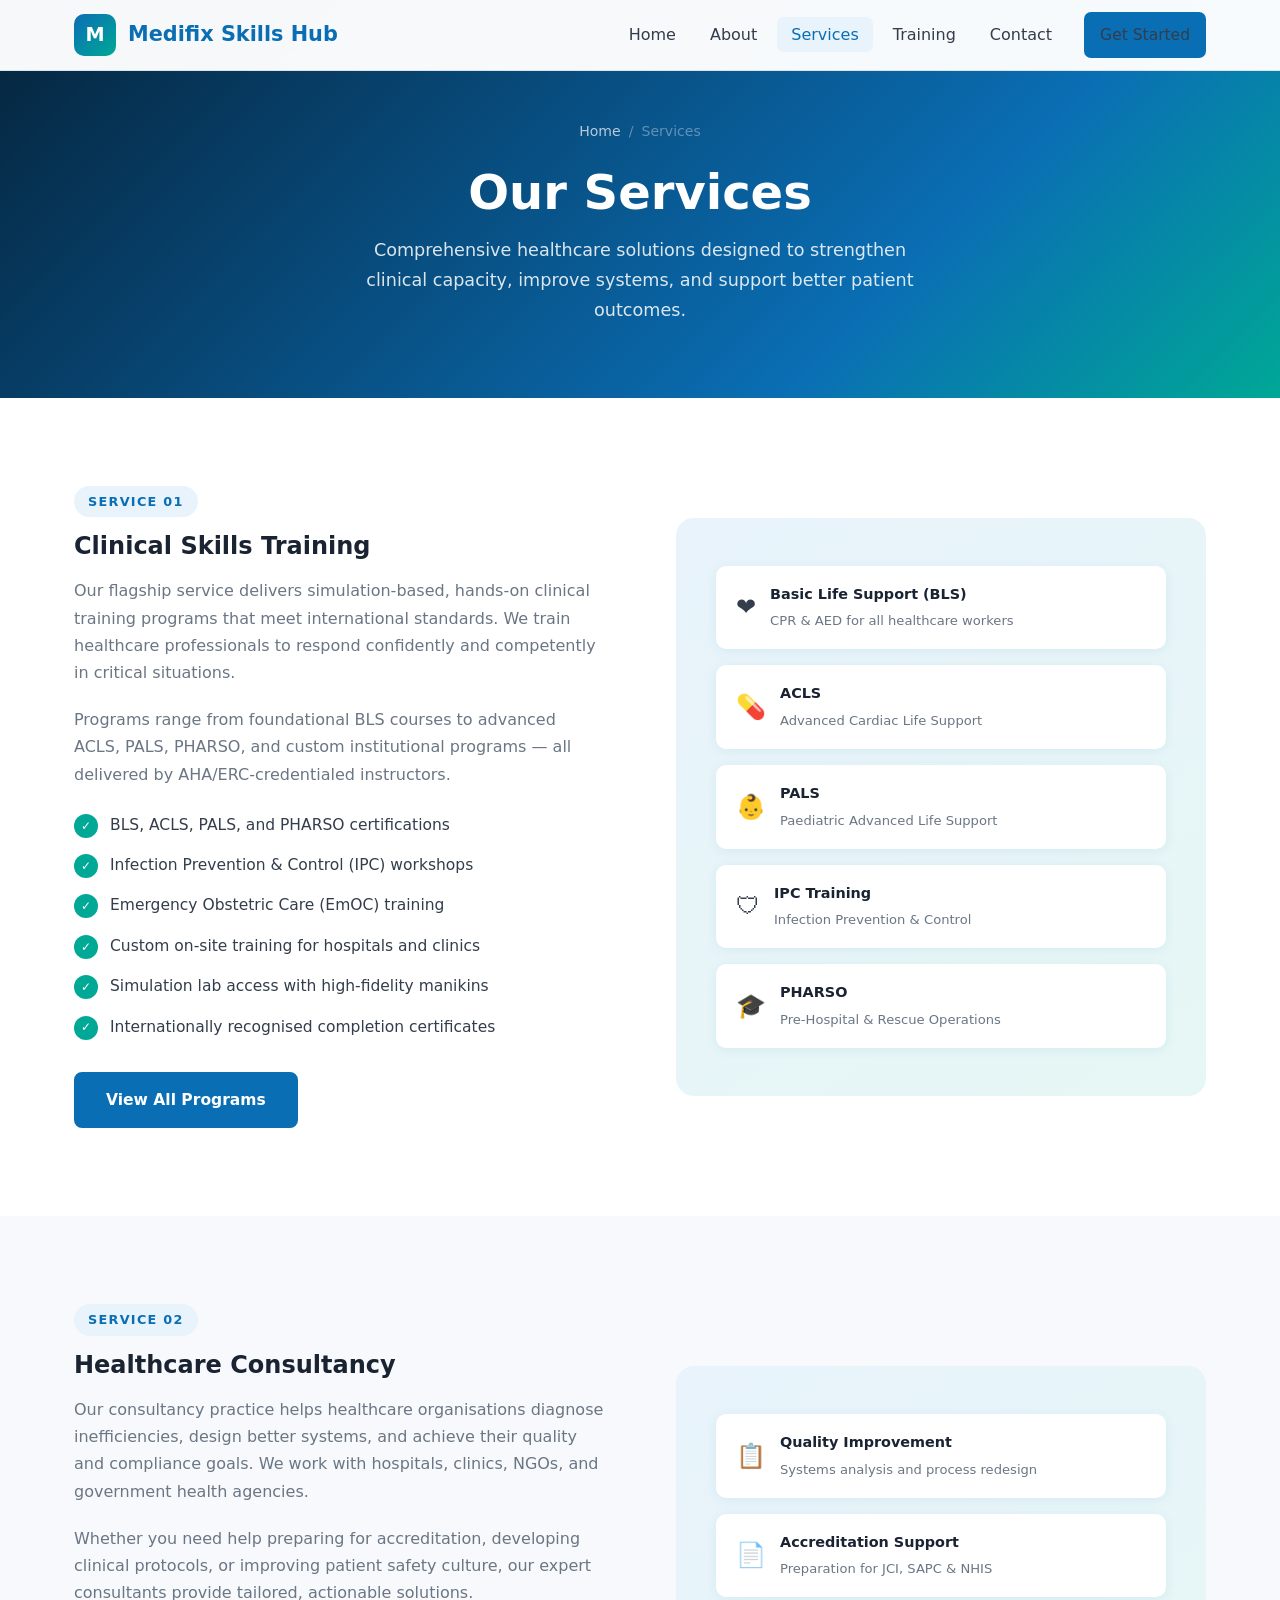
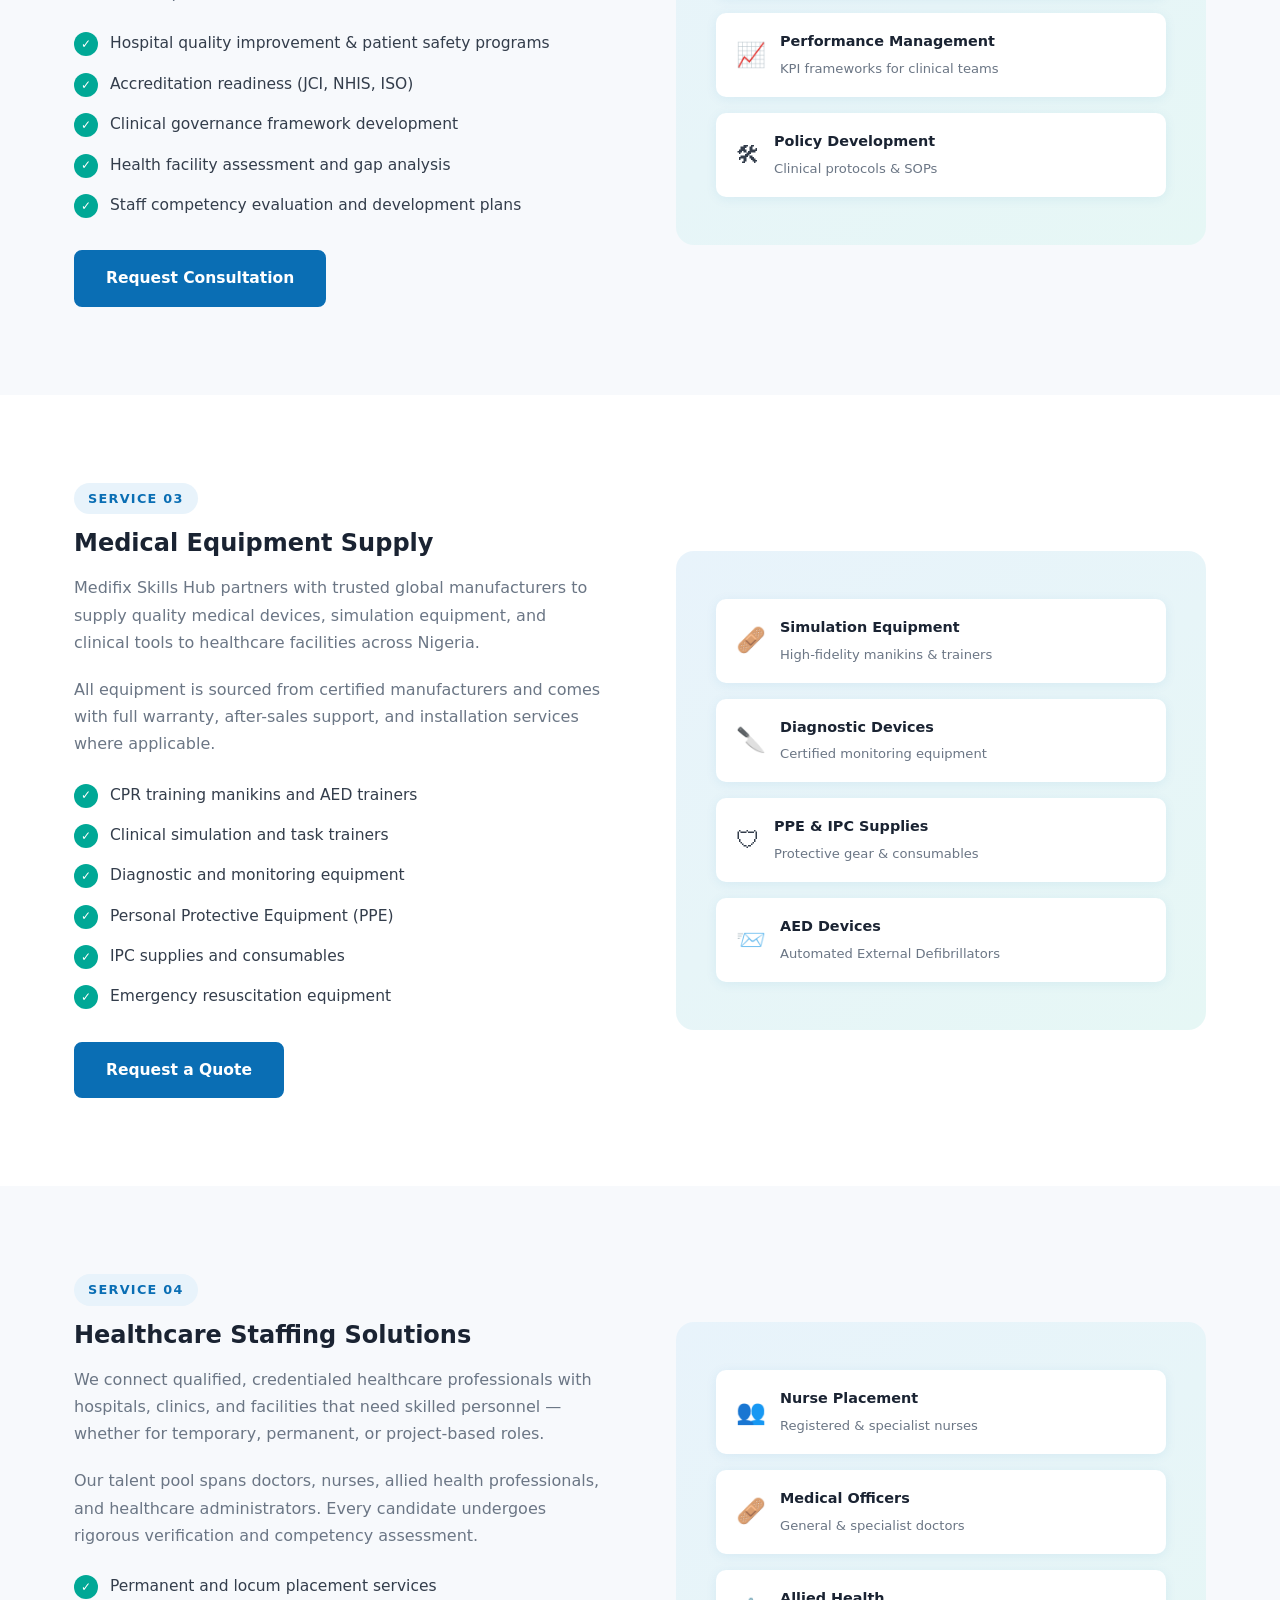
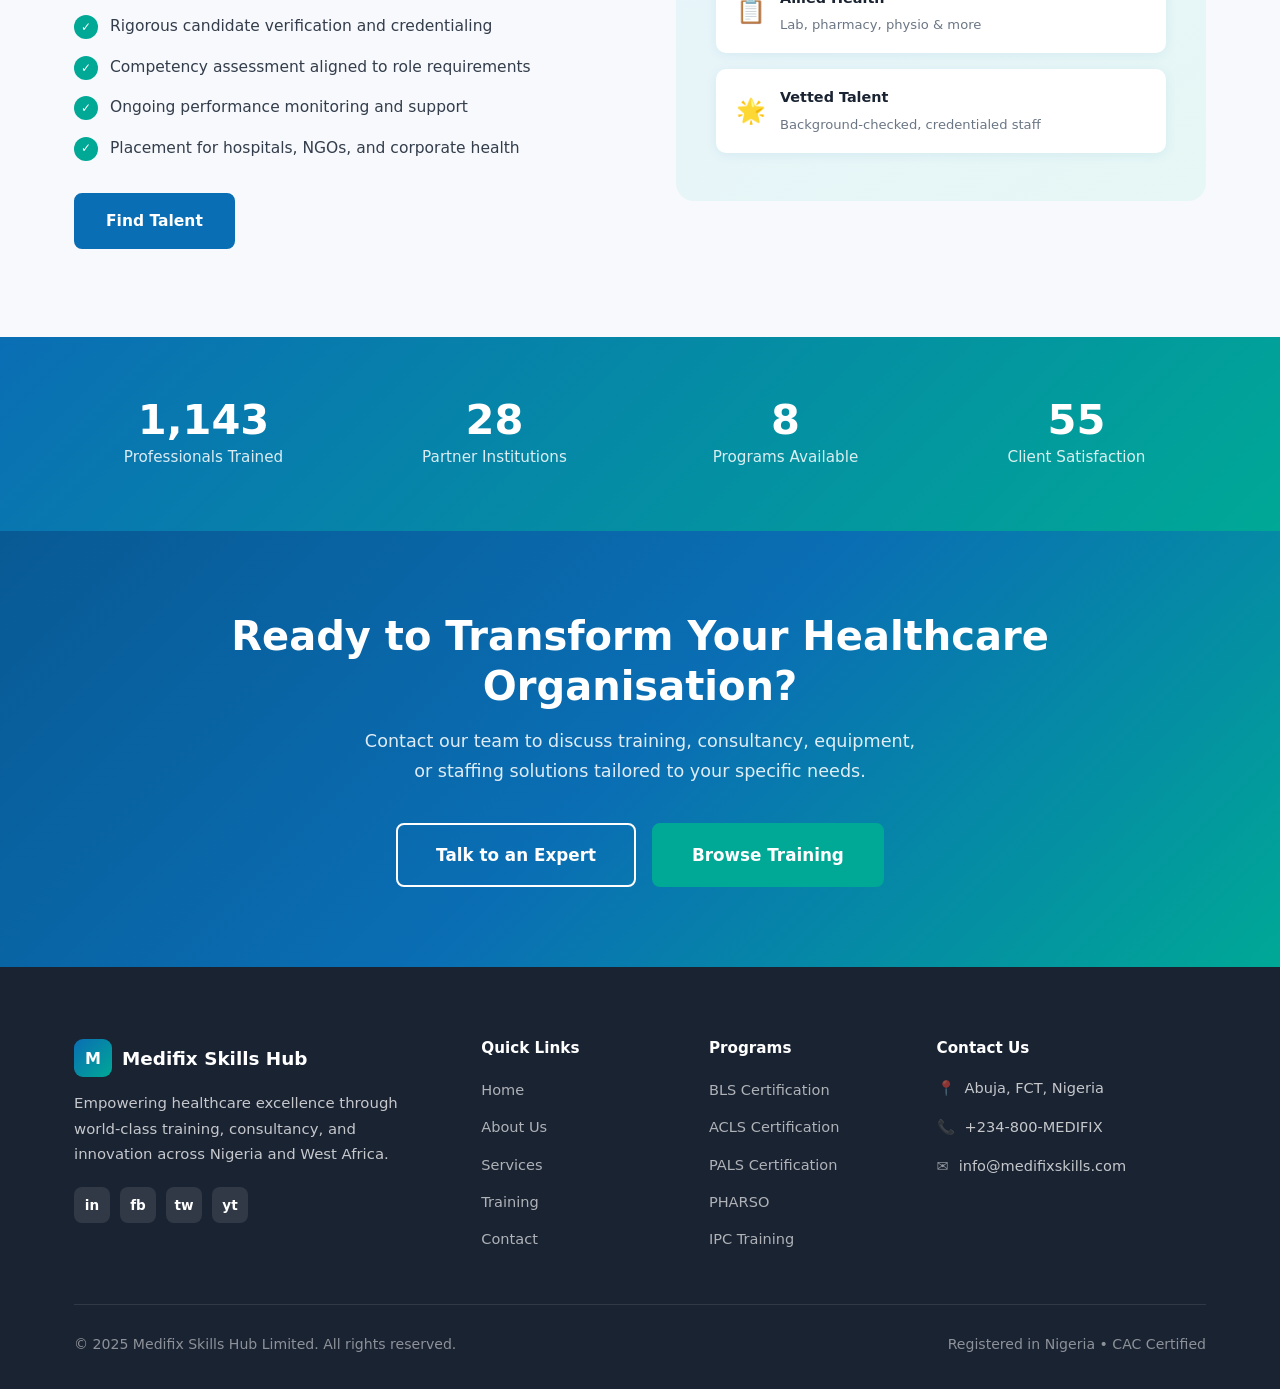
<file: services.html>
<!DOCTYPE html>
<html lang="en">
<head>
  <meta charset="UTF-8" />
  <meta name="viewport" content="width=device-width, initial-scale=1.0" />
  <title>Our Services – Medifix Skills Hub Limited</title>
  <meta name="description" content="Medifix Skills Hub offers Clinical Skills Training, Healthcare Consultancy, Medical Equipment Supply, and Healthcare Staffing solutions across Nigeria." />
  <link rel="stylesheet" href="css/styles.css" />
</head>
<body>

  <!-- NAVBAR -->
  <nav class="navbar">
    <div class="container nav-inner">
      <a href="index.html" class="nav-logo">
        <div class="nav-logo-icon">M</div>
        Medifix Skills Hub
      </a>
      <ul class="nav-links">
        <li><a href="index.html">Home</a></li>
        <li><a href="about.html">About</a></li>
        <li><a href="services.html" class="active">Services</a></li>
        <li><a href="training.html">Training</a></li>
        <li><a href="contact.html">Contact</a></li>
        <li class="nav-cta"><a href="contact.html" class="btn btn-primary">Get Started</a></li>
      </ul>
      <button class="hamburger" aria-label="Toggle menu">
        <span></span><span></span><span></span>
      </button>
    </div>
  </nav>

  <!-- PAGE HERO -->
  <section class="page-hero">
    <div class="container">
      <div class="breadcrumb">
        <a href="index.html">Home</a><span>/</span><span>Services</span>
      </div>
      <h1>Our Services</h1>
      <p>Comprehensive healthcare solutions designed to strengthen clinical capacity, improve systems, and support better patient outcomes.</p>
    </div>
  </section>

  <!-- SERVICE 1: CLINICAL TRAINING -->
  <section class="section-pad">
    <div class="container">
      <div class="two-col">
        <div>
          <span class="eyebrow-tag">Service 01</span>
          <h2>Clinical Skills Training</h2>
          <p style="color:var(--text-light);margin:16px 0 20px;">Our flagship service delivers simulation-based, hands-on clinical training programs that meet international standards. We train healthcare professionals to respond confidently and competently in critical situations.</p>
          <p style="color:var(--text-light);margin-bottom:24px;">Programs range from foundational BLS courses to advanced ACLS, PALS, PHARSO, and custom institutional programs — all delivered by AHA/ERC-credentialed instructors.</p>
          <ul class="features-list">
            <li>BLS, ACLS, PALS, and PHARSO certifications</li>
            <li>Infection Prevention &amp; Control (IPC) workshops</li>
            <li>Emergency Obstetric Care (EmOC) training</li>
            <li>Custom on-site training for hospitals and clinics</li>
            <li>Simulation lab access with high-fidelity manikins</li>
            <li>Internationally recognised completion certificates</li>
          </ul>
          <a href="training.html" class="btn btn-primary mt-4">View All Programs</a>
        </div>
        <div class="col-visual">
          <div class="col-visual-item"><div class="icon">&#10084;</div><div><strong>Basic Life Support (BLS)</strong><span>CPR &amp; AED for all healthcare workers</span></div></div>
          <div class="col-visual-item"><div class="icon">&#128138;</div><div><strong>ACLS</strong><span>Advanced Cardiac Life Support</span></div></div>
          <div class="col-visual-item"><div class="icon">&#128118;</div><div><strong>PALS</strong><span>Paediatric Advanced Life Support</span></div></div>
          <div class="col-visual-item"><div class="icon">&#128737;</div><div><strong>IPC Training</strong><span>Infection Prevention &amp; Control</span></div></div>
          <div class="col-visual-item"><div class="icon">&#127891;</div><div><strong>PHARSO</strong><span>Pre-Hospital &amp; Rescue Operations</span></div></div>
        </div>
      </div>
    </div>
  </section>

  <!-- SERVICE 2: CONSULTANCY -->
  <section class="section-pad bg-light">
    <div class="container">
      <div class="two-col reverse">
        <div class="col-visual">
          <div class="col-visual-item"><div class="icon">&#128203;</div><div><strong>Quality Improvement</strong><span>Systems analysis and process redesign</span></div></div>
          <div class="col-visual-item"><div class="icon">&#128196;</div><div><strong>Accreditation Support</strong><span>Preparation for JCI, SAPC &amp; NHIS</span></div></div>
          <div class="col-visual-item"><div class="icon">&#128200;</div><div><strong>Performance Management</strong><span>KPI frameworks for clinical teams</span></div></div>
          <div class="col-visual-item"><div class="icon">&#128736;</div><div><strong>Policy Development</strong><span>Clinical protocols &amp; SOPs</span></div></div>
        </div>
        <div>
          <span class="eyebrow-tag">Service 02</span>
          <h2>Healthcare Consultancy</h2>
          <p style="color:var(--text-light);margin:16px 0 20px;">Our consultancy practice helps healthcare organisations diagnose inefficiencies, design better systems, and achieve their quality and compliance goals. We work with hospitals, clinics, NGOs, and government health agencies.</p>
          <p style="color:var(--text-light);margin-bottom:24px;">Whether you need help preparing for accreditation, developing clinical protocols, or improving patient safety culture, our expert consultants provide tailored, actionable solutions.</p>
          <ul class="features-list">
            <li>Hospital quality improvement &amp; patient safety programs</li>
            <li>Accreditation readiness (JCI, NHIS, ISO)</li>
            <li>Clinical governance framework development</li>
            <li>Health facility assessment and gap analysis</li>
            <li>Staff competency evaluation and development plans</li>
          </ul>
          <a href="contact.html" class="btn btn-primary mt-4">Request Consultation</a>
        </div>
      </div>
    </div>
  </section>

  <!-- SERVICE 3: MEDICAL EQUIPMENT -->
  <section class="section-pad">
    <div class="container">
      <div class="two-col">
        <div>
          <span class="eyebrow-tag">Service 03</span>
          <h2>Medical Equipment Supply</h2>
          <p style="color:var(--text-light);margin:16px 0 20px;">Medifix Skills Hub partners with trusted global manufacturers to supply quality medical devices, simulation equipment, and clinical tools to healthcare facilities across Nigeria.</p>
          <p style="color:var(--text-light);margin-bottom:24px;">All equipment is sourced from certified manufacturers and comes with full warranty, after-sales support, and installation services where applicable.</p>
          <ul class="features-list">
            <li>CPR training manikins and AED trainers</li>
            <li>Clinical simulation and task trainers</li>
            <li>Diagnostic and monitoring equipment</li>
            <li>Personal Protective Equipment (PPE)</li>
            <li>IPC supplies and consumables</li>
            <li>Emergency resuscitation equipment</li>
          </ul>
          <a href="contact.html" class="btn btn-primary mt-4">Request a Quote</a>
        </div>
        <div class="col-visual">
          <div class="col-visual-item"><div class="icon">&#129657;</div><div><strong>Simulation Equipment</strong><span>High-fidelity manikins &amp; trainers</span></div></div>
          <div class="col-visual-item"><div class="icon">&#128298;</div><div><strong>Diagnostic Devices</strong><span>Certified monitoring equipment</span></div></div>
          <div class="col-visual-item"><div class="icon">&#128737;</div><div><strong>PPE &amp; IPC Supplies</strong><span>Protective gear &amp; consumables</span></div></div>
          <div class="col-visual-item"><div class="icon">&#128232;</div><div><strong>AED Devices</strong><span>Automated External Defibrillators</span></div></div>
        </div>
      </div>
    </div>
  </section>

  <!-- SERVICE 4: STAFFING -->
  <section class="section-pad bg-light">
    <div class="container">
      <div class="two-col reverse">
        <div class="col-visual">
          <div class="col-visual-item"><div class="icon">&#128101;</div><div><strong>Nurse Placement</strong><span>Registered &amp; specialist nurses</span></div></div>
          <div class="col-visual-item"><div class="icon">&#129657;</div><div><strong>Medical Officers</strong><span>General &amp; specialist doctors</span></div></div>
          <div class="col-visual-item"><div class="icon">&#128203;</div><div><strong>Allied Health</strong><span>Lab, pharmacy, physio &amp; more</span></div></div>
          <div class="col-visual-item"><div class="icon">&#127775;</div><div><strong>Vetted Talent</strong><span>Background-checked, credentialed staff</span></div></div>
        </div>
        <div>
          <span class="eyebrow-tag">Service 04</span>
          <h2>Healthcare Staffing Solutions</h2>
          <p style="color:var(--text-light);margin:16px 0 20px;">We connect qualified, credentialed healthcare professionals with hospitals, clinics, and facilities that need skilled personnel — whether for temporary, permanent, or project-based roles.</p>
          <p style="color:var(--text-light);margin-bottom:24px;">Our talent pool spans doctors, nurses, allied health professionals, and healthcare administrators. Every candidate undergoes rigorous verification and competency assessment.</p>
          <ul class="features-list">
            <li>Permanent and locum placement services</li>
            <li>Rigorous candidate verification and credentialing</li>
            <li>Competency assessment aligned to role requirements</li>
            <li>Ongoing performance monitoring and support</li>
            <li>Placement for hospitals, NGOs, and corporate health</li>
          </ul>
          <a href="contact.html" class="btn btn-primary mt-4">Find Talent</a>
        </div>
      </div>
    </div>
  </section>

  <!-- WHY US -->
  <section class="stats-band">
    <div class="container">
      <div class="stats-grid">
        <div class="stat-item"><strong>2000+</strong><span>Professionals Trained</span></div>
        <div class="stat-item"><strong>50+</strong><span>Partner Institutions</span></div>
        <div class="stat-item"><strong>15+</strong><span>Programs Available</span></div>
        <div class="stat-item"><strong>98%</strong><span>Client Satisfaction</span></div>
      </div>
    </div>
  </section>

  <!-- CTA -->
  <section class="cta-section">
    <div class="container">
      <h2>Ready to Transform Your Healthcare Organisation?</h2>
      <p>Contact our team to discuss training, consultancy, equipment, or staffing solutions tailored to your specific needs.</p>
      <div class="cta-actions">
        <a href="contact.html" class="btn btn-outline btn-lg">Talk to an Expert</a>
        <a href="training.html" class="btn btn-secondary btn-lg">Browse Training</a>
      </div>
    </div>
  </section>

  <!-- FOOTER -->
  <footer class="footer">
    <div class="container">
      <div class="footer-grid">
        <div class="footer-brand">
          <a href="index.html" class="footer-logo"><div class="footer-logo-icon">M</div>Medifix Skills Hub</a>
          <p>Empowering healthcare excellence through world-class training, consultancy, and innovation across Nigeria and West Africa.</p>
          <div class="social-links">
            <a href="#" class="social-link">in</a><a href="#" class="social-link">fb</a>
            <a href="#" class="social-link">tw</a><a href="#" class="social-link">yt</a>
          </div>
        </div>
        <div class="footer-col">
          <h4>Quick Links</h4>
          <ul class="footer-links">
            <li><a href="index.html">Home</a></li><li><a href="about.html">About Us</a></li>
            <li><a href="services.html">Services</a></li><li><a href="training.html">Training</a></li>
            <li><a href="contact.html">Contact</a></li>
          </ul>
        </div>
        <div class="footer-col">
          <h4>Programs</h4>
          <ul class="footer-links">
            <li><a href="training.html">BLS Certification</a></li><li><a href="training.html">ACLS Certification</a></li>
            <li><a href="training.html">PALS Certification</a></li><li><a href="training.html">PHARSO</a></li>
            <li><a href="training.html">IPC Training</a></li>
          </ul>
        </div>
        <div class="footer-col">
          <h4>Contact Us</h4>
          <div class="footer-contact-item"><span>&#128205;</span><span>Abuja, FCT, Nigeria</span></div>
          <div class="footer-contact-item"><span>&#128222;</span><span>+234-800-MEDIFIX</span></div>
          <div class="footer-contact-item"><span>&#9993;</span><span>info@medifixskills.com</span></div>
        </div>
      </div>
      <div class="footer-bottom">
        <span>&copy; 2025 Medifix Skills Hub Limited. All rights reserved.</span>
        <span>Registered in Nigeria &bull; CAC Certified</span>
      </div>
    </div>
  </footer>

  <button id="backToTop" style="position:fixed;bottom:28px;right:28px;width:44px;height:44px;border-radius:50%;background:var(--primary);color:white;border:none;font-size:1.2rem;cursor:pointer;opacity:0;transition:opacity 0.3s;box-shadow:var(--shadow);pointer-events:none;" aria-label="Back to top">&#8679;</button>
  <script src="js/main.js"></script>
</body>
</html>
</file>
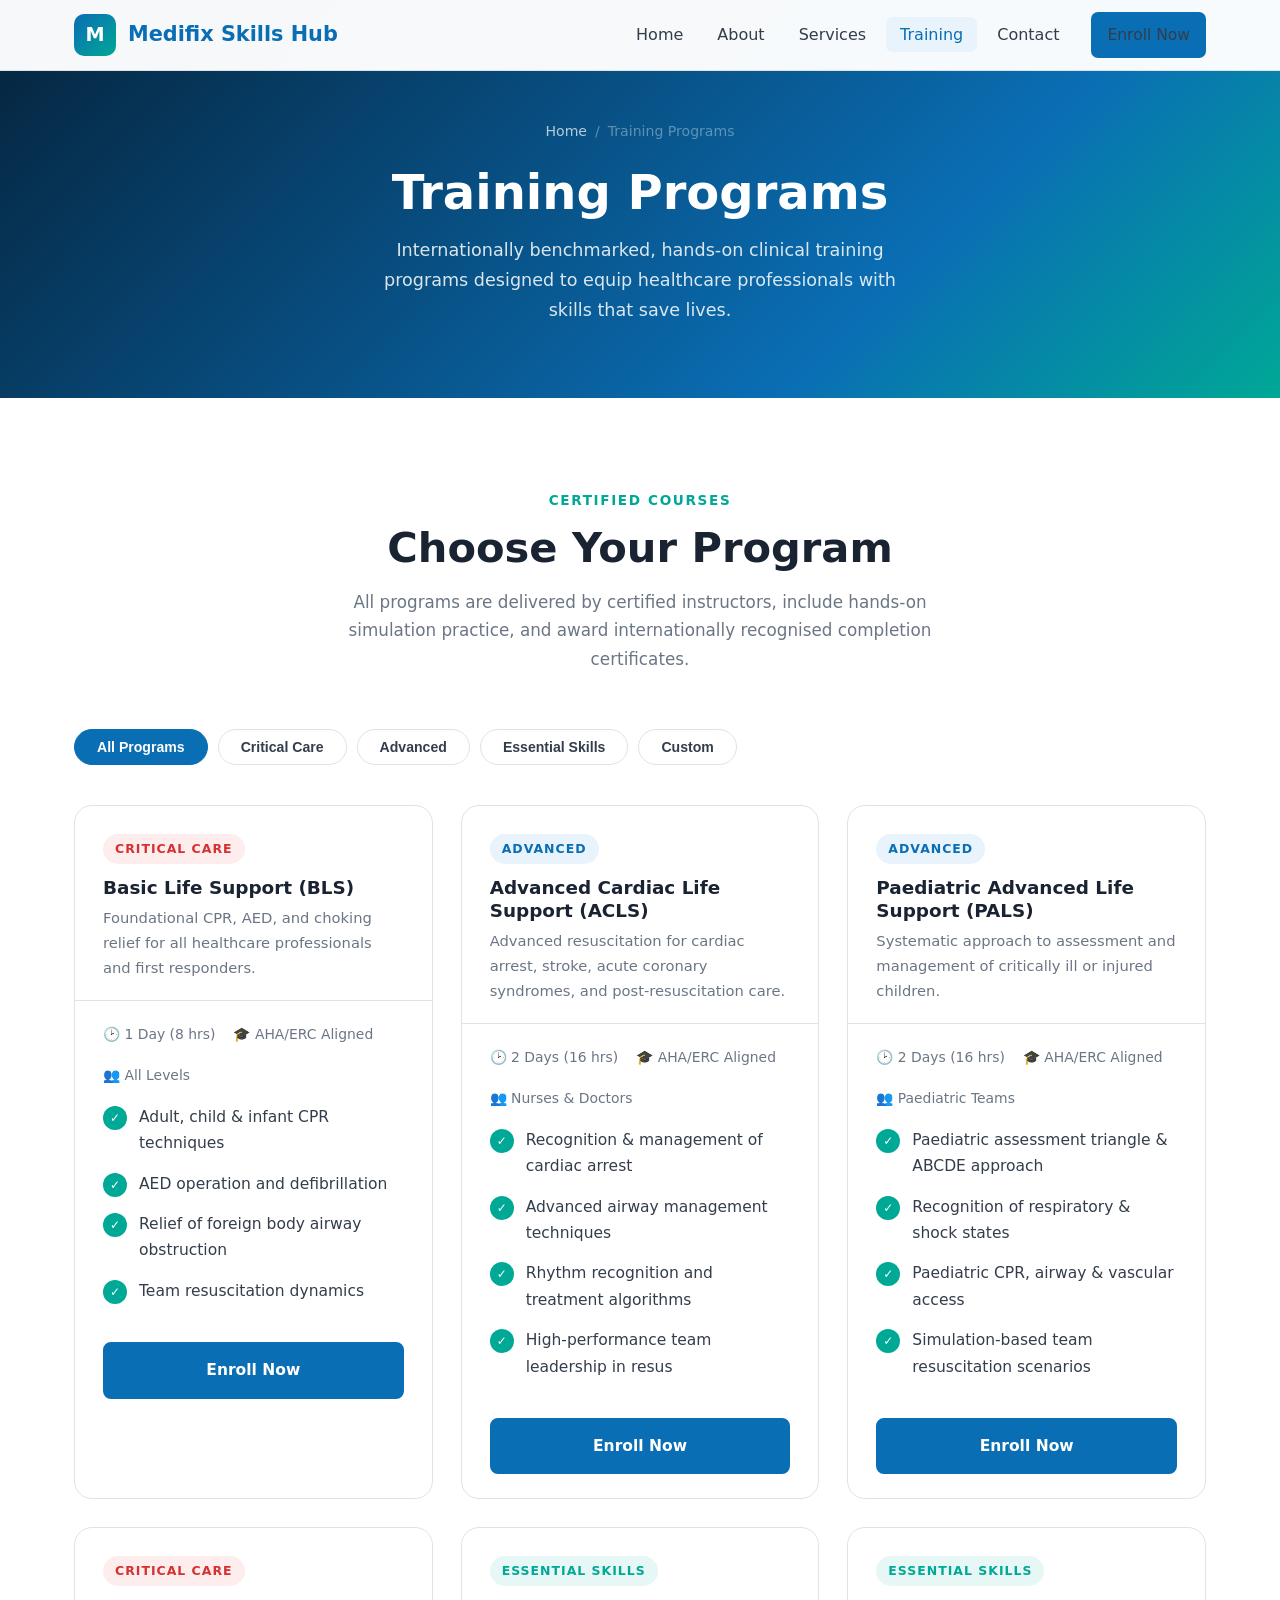
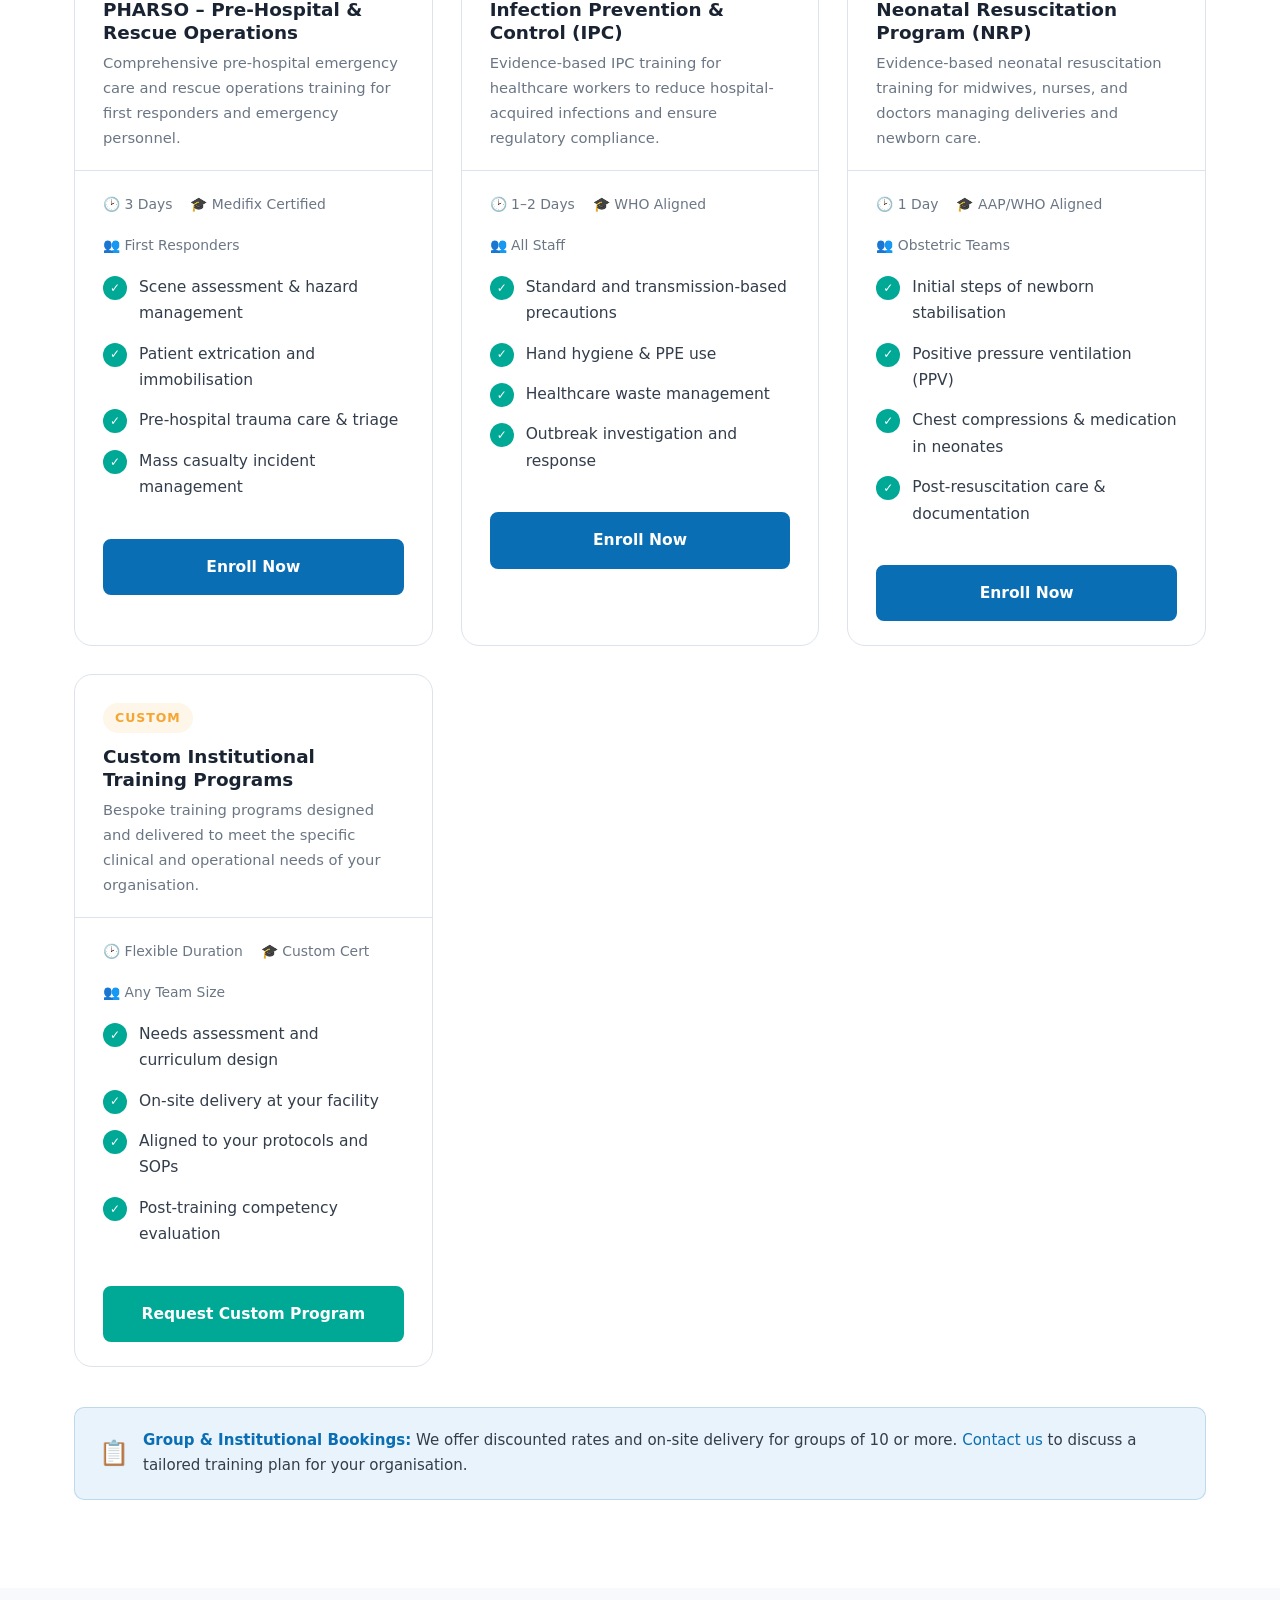
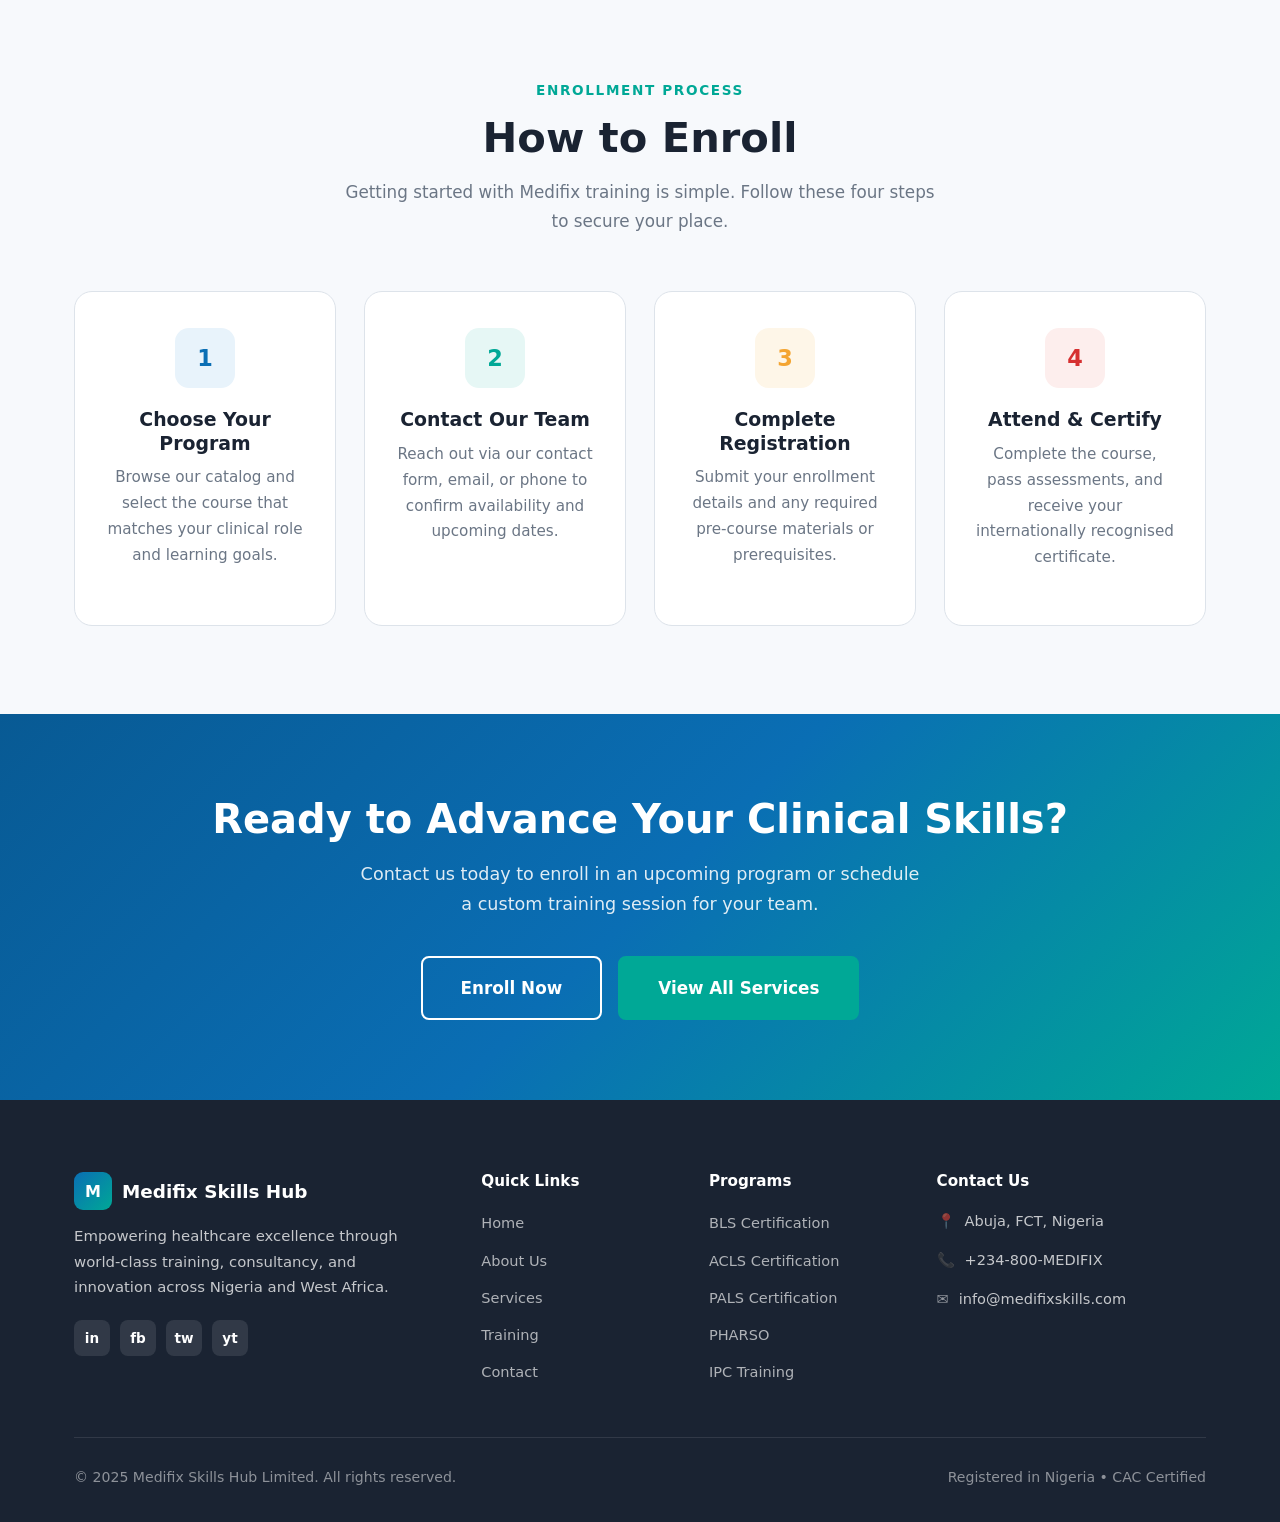
<file: training.html>
<!DOCTYPE html>
<html lang="en">
<head>
  <meta charset="UTF-8" />
  <meta name="viewport" content="width=device-width, initial-scale=1.0" />
  <title>Training Programs – Medifix Skills Hub Limited</title>
  <meta name="description" content="Explore Medifix Skills Hub's certified training programs: BLS, ACLS, PALS, PHARSO, Infection Prevention, and custom healthcare training in Abuja, Nigeria." />
  <link rel="stylesheet" href="css/styles.css" />
  <style>
    .filter-bar { display:flex; gap:10px; flex-wrap:wrap; margin-bottom:40px; }
    .filter-btn { padding:9px 22px; border-radius:50px; border:1.5px solid var(--border); background:white; color:var(--text); font-weight:600; font-size:0.88rem; cursor:pointer; transition:var(--transition); }
    .filter-btn:hover, .filter-btn.active { background:var(--primary); color:white; border-color:var(--primary); }
    .programs-grid { display:grid; grid-template-columns:repeat(auto-fit,minmax(300px,1fr)); gap:28px; }
    .enroll-note { background:var(--primary-light); border:1px solid rgba(10,110,180,0.2); border-radius:10px; padding:20px 24px; margin-top:40px; display:flex; align-items:center; gap:14px; }
    .enroll-note span { font-size:1.5rem; }
    .enroll-note p { margin:0; font-size:0.94rem; color:var(--text); }
    .enroll-note strong { color:var(--primary); }
  </style>
</head>
<body>

  <!-- NAVBAR -->
  <nav class="navbar">
    <div class="container nav-inner">
      <a href="index.html" class="nav-logo">
        <div class="nav-logo-icon">M</div>
        Medifix Skills Hub
      </a>
      <ul class="nav-links">
        <li><a href="index.html">Home</a></li>
        <li><a href="about.html">About</a></li>
        <li><a href="services.html">Services</a></li>
        <li><a href="training.html" class="active">Training</a></li>
        <li><a href="contact.html">Contact</a></li>
        <li class="nav-cta"><a href="contact.html" class="btn btn-primary">Enroll Now</a></li>
      </ul>
      <button class="hamburger" aria-label="Toggle menu">
        <span></span><span></span><span></span>
      </button>
    </div>
  </nav>

  <!-- PAGE HERO -->
  <section class="page-hero">
    <div class="container">
      <div class="breadcrumb">
        <a href="index.html">Home</a><span>/</span><span>Training Programs</span>
      </div>
      <h1>Training Programs</h1>
      <p>Internationally benchmarked, hands-on clinical training programs designed to equip healthcare professionals with skills that save lives.</p>
    </div>
  </section>

  <!-- PROGRAMS -->
  <section class="section-pad">
    <div class="container">
      <div class="section-header">
        <span class="eyebrow">Certified Courses</span>
        <h2>Choose Your Program</h2>
        <p>All programs are delivered by certified instructors, include hands-on simulation practice, and award internationally recognised completion certificates.</p>
      </div>

      <!-- FILTER -->
      <div class="filter-bar">
        <button class="filter-btn active" data-filter="all">All Programs</button>
        <button class="filter-btn" data-filter="critical">Critical Care</button>
        <button class="filter-btn" data-filter="advanced">Advanced</button>
        <button class="filter-btn" data-filter="essential">Essential Skills</button>
        <button class="filter-btn" data-filter="custom">Custom</button>
      </div>

      <div class="programs-grid">

        <!-- BLS -->
        <div class="program-card" data-category="critical">
          <div class="program-header">
            <span class="program-badge badge-critical">Critical Care</span>
            <h3>Basic Life Support (BLS)</h3>
            <p>Foundational CPR, AED, and choking relief for all healthcare professionals and first responders.</p>
          </div>
          <div class="program-body">
            <div class="program-meta">
              <div class="program-meta-item">&#128337; 1 Day (8 hrs)</div>
              <div class="program-meta-item">&#127891; AHA/ERC Aligned</div>
              <div class="program-meta-item">&#128101; All Levels</div>
            </div>
            <ul class="features-list" style="font-size:0.9rem;">
              <li>Adult, child &amp; infant CPR techniques</li>
              <li>AED operation and defibrillation</li>
              <li>Relief of foreign body airway obstruction</li>
              <li>Team resuscitation dynamics</li>
            </ul>
          </div>
          <div class="program-footer">
            <a href="contact.html" class="btn btn-primary" style="width:100%;justify-content:center;">Enroll Now</a>
          </div>
        </div>

        <!-- ACLS -->
        <div class="program-card" data-category="advanced">
          <div class="program-header">
            <span class="program-badge badge-advanced">Advanced</span>
            <h3>Advanced Cardiac Life Support (ACLS)</h3>
            <p>Advanced resuscitation for cardiac arrest, stroke, acute coronary syndromes, and post-resuscitation care.</p>
          </div>
          <div class="program-body">
            <div class="program-meta">
              <div class="program-meta-item">&#128337; 2 Days (16 hrs)</div>
              <div class="program-meta-item">&#127891; AHA/ERC Aligned</div>
              <div class="program-meta-item">&#128101; Nurses &amp; Doctors</div>
            </div>
            <ul class="features-list" style="font-size:0.9rem;">
              <li>Recognition &amp; management of cardiac arrest</li>
              <li>Advanced airway management techniques</li>
              <li>Rhythm recognition and treatment algorithms</li>
              <li>High-performance team leadership in resus</li>
            </ul>
          </div>
          <div class="program-footer">
            <a href="contact.html" class="btn btn-primary" style="width:100%;justify-content:center;">Enroll Now</a>
          </div>
        </div>

        <!-- PALS -->
        <div class="program-card" data-category="advanced">
          <div class="program-header">
            <span class="program-badge badge-advanced">Advanced</span>
            <h3>Paediatric Advanced Life Support (PALS)</h3>
            <p>Systematic approach to assessment and management of critically ill or injured children.</p>
          </div>
          <div class="program-body">
            <div class="program-meta">
              <div class="program-meta-item">&#128337; 2 Days (16 hrs)</div>
              <div class="program-meta-item">&#127891; AHA/ERC Aligned</div>
              <div class="program-meta-item">&#128101; Paediatric Teams</div>
            </div>
            <ul class="features-list" style="font-size:0.9rem;">
              <li>Paediatric assessment triangle &amp; ABCDE approach</li>
              <li>Recognition of respiratory &amp; shock states</li>
              <li>Paediatric CPR, airway &amp; vascular access</li>
              <li>Simulation-based team resuscitation scenarios</li>
            </ul>
          </div>
          <div class="program-footer">
            <a href="contact.html" class="btn btn-primary" style="width:100%;justify-content:center;">Enroll Now</a>
          </div>
        </div>

        <!-- PHARSO -->
        <div class="program-card" data-category="critical">
          <div class="program-header">
            <span class="program-badge badge-critical">Critical Care</span>
            <h3>PHARSO – Pre-Hospital &amp; Rescue Operations</h3>
            <p>Comprehensive pre-hospital emergency care and rescue operations training for first responders and emergency personnel.</p>
          </div>
          <div class="program-body">
            <div class="program-meta">
              <div class="program-meta-item">&#128337; 3 Days</div>
              <div class="program-meta-item">&#127891; Medifix Certified</div>
              <div class="program-meta-item">&#128101; First Responders</div>
            </div>
            <ul class="features-list" style="font-size:0.9rem;">
              <li>Scene assessment &amp; hazard management</li>
              <li>Patient extrication and immobilisation</li>
              <li>Pre-hospital trauma care &amp; triage</li>
              <li>Mass casualty incident management</li>
            </ul>
          </div>
          <div class="program-footer">
            <a href="contact.html" class="btn btn-primary" style="width:100%;justify-content:center;">Enroll Now</a>
          </div>
        </div>

        <!-- IPC -->
        <div class="program-card" data-category="essential">
          <div class="program-header">
            <span class="program-badge badge-essential">Essential Skills</span>
            <h3>Infection Prevention &amp; Control (IPC)</h3>
            <p>Evidence-based IPC training for healthcare workers to reduce hospital-acquired infections and ensure regulatory compliance.</p>
          </div>
          <div class="program-body">
            <div class="program-meta">
              <div class="program-meta-item">&#128337; 1–2 Days</div>
              <div class="program-meta-item">&#127891; WHO Aligned</div>
              <div class="program-meta-item">&#128101; All Staff</div>
            </div>
            <ul class="features-list" style="font-size:0.9rem;">
              <li>Standard and transmission-based precautions</li>
              <li>Hand hygiene &amp; PPE use</li>
              <li>Healthcare waste management</li>
              <li>Outbreak investigation and response</li>
            </ul>
          </div>
          <div class="program-footer">
            <a href="contact.html" class="btn btn-primary" style="width:100%;justify-content:center;">Enroll Now</a>
          </div>
        </div>

        <!-- NEONATAL -->
        <div class="program-card" data-category="essential">
          <div class="program-header">
            <span class="program-badge badge-essential">Essential Skills</span>
            <h3>Neonatal Resuscitation Program (NRP)</h3>
            <p>Evidence-based neonatal resuscitation training for midwives, nurses, and doctors managing deliveries and newborn care.</p>
          </div>
          <div class="program-body">
            <div class="program-meta">
              <div class="program-meta-item">&#128337; 1 Day</div>
              <div class="program-meta-item">&#127891; AAP/WHO Aligned</div>
              <div class="program-meta-item">&#128101; Obstetric Teams</div>
            </div>
            <ul class="features-list" style="font-size:0.9rem;">
              <li>Initial steps of newborn stabilisation</li>
              <li>Positive pressure ventilation (PPV)</li>
              <li>Chest compressions &amp; medication in neonates</li>
              <li>Post-resuscitation care &amp; documentation</li>
            </ul>
          </div>
          <div class="program-footer">
            <a href="contact.html" class="btn btn-primary" style="width:100%;justify-content:center;">Enroll Now</a>
          </div>
        </div>

        <!-- CUSTOM -->
        <div class="program-card" data-category="custom">
          <div class="program-header">
            <span class="program-badge badge-custom">Custom</span>
            <h3>Custom Institutional Training Programs</h3>
            <p>Bespoke training programs designed and delivered to meet the specific clinical and operational needs of your organisation.</p>
          </div>
          <div class="program-body">
            <div class="program-meta">
              <div class="program-meta-item">&#128337; Flexible Duration</div>
              <div class="program-meta-item">&#127891; Custom Cert</div>
              <div class="program-meta-item">&#128101; Any Team Size</div>
            </div>
            <ul class="features-list" style="font-size:0.9rem;">
              <li>Needs assessment and curriculum design</li>
              <li>On-site delivery at your facility</li>
              <li>Aligned to your protocols and SOPs</li>
              <li>Post-training competency evaluation</li>
            </ul>
          </div>
          <div class="program-footer">
            <a href="contact.html" class="btn btn-secondary" style="width:100%;justify-content:center;">Request Custom Program</a>
          </div>
        </div>

      </div>

      <div class="enroll-note">
        <span>&#128203;</span>
        <p><strong>Group &amp; Institutional Bookings:</strong> We offer discounted rates and on-site delivery for groups of 10 or more. <a href="contact.html">Contact us</a> to discuss a tailored training plan for your organisation.</p>
      </div>
    </div>
  </section>

  <!-- HOW IT WORKS -->
  <section class="section-pad bg-light">
    <div class="container">
      <div class="section-header">
        <span class="eyebrow">Enrollment Process</span>
        <h2>How to Enroll</h2>
        <p>Getting started with Medifix training is simple. Follow these four steps to secure your place.</p>
      </div>
      <div class="cards-grid" style="grid-template-columns:repeat(auto-fit,minmax(220px,1fr));">
        <div class="card text-center">
          <div class="card-icon" style="margin:0 auto 20px;background:#e8f3fb;color:var(--primary);font-size:1.4rem;font-weight:800;">1</div>
          <h3>Choose Your Program</h3>
          <p>Browse our catalog and select the course that matches your clinical role and learning goals.</p>
        </div>
        <div class="card text-center">
          <div class="card-icon" style="margin:0 auto 20px;background:#e6f7f5;color:var(--secondary);font-size:1.4rem;font-weight:800;">2</div>
          <h3>Contact Our Team</h3>
          <p>Reach out via our contact form, email, or phone to confirm availability and upcoming dates.</p>
        </div>
        <div class="card text-center">
          <div class="card-icon" style="margin:0 auto 20px;background:#fef6e8;color:var(--accent);font-size:1.4rem;font-weight:800;">3</div>
          <h3>Complete Registration</h3>
          <p>Submit your enrollment details and any required pre-course materials or prerequisites.</p>
        </div>
        <div class="card text-center">
          <div class="card-icon" style="margin:0 auto 20px;background:#fdeeed;color:#d63031;font-size:1.4rem;font-weight:800;">4</div>
          <h3>Attend &amp; Certify</h3>
          <p>Complete the course, pass assessments, and receive your internationally recognised certificate.</p>
        </div>
      </div>
    </div>
  </section>

  <!-- CTA -->
  <section class="cta-section">
    <div class="container">
      <h2>Ready to Advance Your Clinical Skills?</h2>
      <p>Contact us today to enroll in an upcoming program or schedule a custom training session for your team.</p>
      <div class="cta-actions">
        <a href="contact.html" class="btn btn-outline btn-lg">Enroll Now</a>
        <a href="services.html" class="btn btn-secondary btn-lg">View All Services</a>
      </div>
    </div>
  </section>

  <!-- FOOTER -->
  <footer class="footer">
    <div class="container">
      <div class="footer-grid">
        <div class="footer-brand">
          <a href="index.html" class="footer-logo"><div class="footer-logo-icon">M</div>Medifix Skills Hub</a>
          <p>Empowering healthcare excellence through world-class training, consultancy, and innovation across Nigeria and West Africa.</p>
          <div class="social-links">
            <a href="#" class="social-link">in</a><a href="#" class="social-link">fb</a>
            <a href="#" class="social-link">tw</a><a href="#" class="social-link">yt</a>
          </div>
        </div>
        <div class="footer-col">
          <h4>Quick Links</h4>
          <ul class="footer-links">
            <li><a href="index.html">Home</a></li><li><a href="about.html">About Us</a></li>
            <li><a href="services.html">Services</a></li><li><a href="training.html">Training</a></li>
            <li><a href="contact.html">Contact</a></li>
          </ul>
        </div>
        <div class="footer-col">
          <h4>Programs</h4>
          <ul class="footer-links">
            <li><a href="training.html">BLS Certification</a></li><li><a href="training.html">ACLS Certification</a></li>
            <li><a href="training.html">PALS Certification</a></li><li><a href="training.html">PHARSO</a></li>
            <li><a href="training.html">IPC Training</a></li>
          </ul>
        </div>
        <div class="footer-col">
          <h4>Contact Us</h4>
          <div class="footer-contact-item"><span>&#128205;</span><span>Abuja, FCT, Nigeria</span></div>
          <div class="footer-contact-item"><span>&#128222;</span><span>+234-800-MEDIFIX</span></div>
          <div class="footer-contact-item"><span>&#9993;</span><span>info@medifixskills.com</span></div>
        </div>
      </div>
      <div class="footer-bottom">
        <span>&copy; 2025 Medifix Skills Hub Limited. All rights reserved.</span>
        <span>Registered in Nigeria &bull; CAC Certified</span>
      </div>
    </div>
  </footer>

  <button id="backToTop" style="position:fixed;bottom:28px;right:28px;width:44px;height:44px;border-radius:50%;background:var(--primary);color:white;border:none;font-size:1.2rem;cursor:pointer;opacity:0;transition:opacity 0.3s;box-shadow:var(--shadow);pointer-events:none;" aria-label="Back to top">&#8679;</button>
  <script src="js/main.js"></script>
</body>
</html>
</file>
<file: css/styles.css>
/* =============================================
   MEDIFIX SKILLS HUB - Main Stylesheet
   ============================================= */

:root {
  --primary: #0a6eb4;
  --primary-dark: #085a94;
  --primary-light: #e8f3fb;
  --secondary: #00a896;
  --secondary-dark: #008578;
  --accent: #f4a532;
  --dark: #1a2332;
  --text: #333d4b;
  --text-light: #6b7685;
  --white: #ffffff;
  --light-bg: #f7f9fc;
  --border: #dde3ea;
  --shadow: 0 4px 20px rgba(10,110,180,0.10);
  --shadow-lg: 0 8px 40px rgba(10,110,180,0.16);
  --radius: 10px;
  --radius-lg: 18px;
  --transition: all 0.28s cubic-bezier(.4,0,.2,1);
  --font: 'Segoe UI', system-ui, -apple-system, sans-serif;
}

*, *::before, *::after { box-sizing: border-box; margin: 0; padding: 0; }

html { scroll-behavior: smooth; font-size: 16px; }

body {
  font-family: var(--font);
  color: var(--text);
  background: var(--white);
  line-height: 1.7;
  overflow-x: hidden;
}

a { color: var(--primary); text-decoration: none; transition: var(--transition); }
a:hover { color: var(--primary-dark); }

img { max-width: 100%; height: auto; display: block; }

h1,h2,h3,h4,h5,h6 {
  color: var(--dark);
  line-height: 1.25;
  font-weight: 700;
}

.container { max-width: 1180px; margin: 0 auto; padding: 0 24px; }
.section-pad { padding: 88px 0; }
.section-pad-sm { padding: 56px 0; }

/* ---- BUTTONS ---- */
.btn {
  display: inline-flex;
  align-items: center;
  gap: 8px;
  padding: 13px 30px;
  border-radius: 8px;
  font-weight: 600;
  font-size: 0.97rem;
  cursor: pointer;
  border: 2px solid transparent;
  transition: var(--transition);
  text-decoration: none;
}
.btn-primary {
  background: var(--primary);
  color: var(--white);
  border-color: var(--primary);
}
.btn-primary:hover {
  background: var(--primary-dark);
  border-color: var(--primary-dark);
  color: var(--white);
  transform: translateY(-2px);
  box-shadow: var(--shadow);
}
.btn-secondary {
  background: var(--secondary);
  color: var(--white);
  border-color: var(--secondary);
}
.btn-secondary:hover {
  background: var(--secondary-dark);
  border-color: var(--secondary-dark);
  color: var(--white);
  transform: translateY(-2px);
}
.btn-outline {
  background: transparent;
  color: var(--white);
  border-color: var(--white);
}
.btn-outline:hover {
  background: var(--white);
  color: var(--primary);
}
.btn-lg { padding: 16px 38px; font-size: 1.05rem; }

/* ---- NAVBAR ---- */
.navbar {
  position: fixed;
  top: 0; left: 0; right: 0;
  z-index: 1000;
  background: rgba(255,255,255,0.97);
  backdrop-filter: blur(10px);
  border-bottom: 1px solid var(--border);
  transition: var(--transition);
}
.navbar.scrolled {
  box-shadow: var(--shadow);
}
.nav-inner {
  display: flex;
  align-items: center;
  justify-content: space-between;
  height: 70px;
}
.nav-logo {
  display: flex;
  align-items: center;
  gap: 12px;
  font-weight: 800;
  font-size: 1.3rem;
  color: var(--primary);
  text-decoration: none;
}
.nav-logo-icon {
  width: 42px;
  height: 42px;
  background: linear-gradient(135deg, var(--primary), var(--secondary));
  border-radius: 10px;
  display: flex;
  align-items: center;
  justify-content: center;
  color: white;
  font-size: 1.2rem;
  font-weight: 900;
}
.nav-links {
  display: flex;
  align-items: center;
  gap: 6px;
  list-style: none;
}
.nav-links a {
  padding: 8px 14px;
  border-radius: 7px;
  font-weight: 500;
  color: var(--text);
  transition: var(--transition);
}
.nav-links a:hover, .nav-links a.active {
  background: var(--primary-light);
  color: var(--primary);
}
.nav-cta { margin-left: 12px; }
.hamburger {
  display: none;
  flex-direction: column;
  gap: 5px;
  cursor: pointer;
  padding: 8px;
  border: none;
  background: none;
}
.hamburger span {
  display: block;
  width: 24px;
  height: 2.5px;
  background: var(--dark);
  border-radius: 2px;
  transition: var(--transition);
}
.hamburger.open span:nth-child(1) { transform: translateY(7.5px) rotate(45deg); }
.hamburger.open span:nth-child(2) { opacity: 0; }
.hamburger.open span:nth-child(3) { transform: translateY(-7.5px) rotate(-45deg); }

/* ---- HERO ---- */
.hero {
  min-height: 100vh;
  background: linear-gradient(135deg, #05233b 0%, #0a6eb4 55%, #00a896 100%);
  display: flex;
  align-items: center;
  padding-top: 70px;
  position: relative;
  overflow: hidden;
}
.hero::before {
  content: '';
  position: absolute;
  inset: 0;
  background: url("data:image/svg+xml,%3Csvg width='60' height='60' viewBox='0 0 60 60' xmlns='http://www.w3.org/2000/svg'%3E%3Cg fill='none' fill-rule='evenodd'%3E%3Cg fill='%23ffffff' fill-opacity='0.04'%3E%3Ccircle cx='30' cy='30' r='2'/%3E%3C/g%3E%3C/g%3E%3C/svg%3E");
}
.hero-content {
  position: relative;
  z-index: 2;
  max-width: 700px;
}
.hero-badge {
  display: inline-flex;
  align-items: center;
  gap: 8px;
  background: rgba(255,255,255,0.15);
  border: 1px solid rgba(255,255,255,0.25);
  color: white;
  padding: 7px 16px;
  border-radius: 50px;
  font-size: 0.87rem;
  font-weight: 500;
  margin-bottom: 24px;
  backdrop-filter: blur(6px);
}
.hero h1 {
  font-size: clamp(2.2rem, 5vw, 3.5rem);
  color: white;
  margin-bottom: 22px;
  line-height: 1.18;
}
.hero h1 span { color: var(--accent); }
.hero p {
  font-size: 1.15rem;
  color: rgba(255,255,255,0.87);
  margin-bottom: 36px;
  max-width: 560px;
}
.hero-actions { display: flex; gap: 14px; flex-wrap: wrap; }
.hero-stats {
  display: flex;
  gap: 36px;
  margin-top: 52px;
  padding-top: 36px;
  border-top: 1px solid rgba(255,255,255,0.18);
  flex-wrap: wrap;
}
.hero-stat { color: white; }
.hero-stat strong { display: block; font-size: 2rem; font-weight: 800; line-height: 1; }
.hero-stat span { font-size: 0.88rem; opacity: 0.8; }

/* ---- SECTION HEADERS ---- */
.section-header { text-align: center; margin-bottom: 56px; }
.section-header .eyebrow {
  display: inline-block;
  color: var(--secondary);
  font-weight: 700;
  font-size: 0.85rem;
  letter-spacing: 0.12em;
  text-transform: uppercase;
  margin-bottom: 10px;
}
.section-header h2 { font-size: clamp(1.8rem, 3.5vw, 2.6rem); margin-bottom: 14px; }
.section-header p { color: var(--text-light); font-size: 1.05rem; max-width: 600px; margin: 0 auto; }

/* ---- CARDS ---- */
.cards-grid {
  display: grid;
  grid-template-columns: repeat(auto-fit, minmax(270px, 1fr));
  gap: 28px;
}
.card {
  background: var(--white);
  border: 1px solid var(--border);
  border-radius: var(--radius-lg);
  padding: 36px 30px;
  transition: var(--transition);
  position: relative;
  overflow: hidden;
}
.card:hover {
  transform: translateY(-6px);
  box-shadow: var(--shadow-lg);
  border-color: var(--primary);
}
.card-icon {
  width: 60px;
  height: 60px;
  border-radius: 14px;
  background: var(--primary-light);
  display: flex;
  align-items: center;
  justify-content: center;
  font-size: 1.6rem;
  margin-bottom: 20px;
  color: var(--primary);
}
.card-icon.green { background: #e6f7f5; color: var(--secondary); }
.card-icon.amber { background: #fef6e8; color: var(--accent); }
.card-icon.red { background: #fdeeed; color: #e05252; }
.card h3 { font-size: 1.18rem; margin-bottom: 10px; }
.card p { color: var(--text-light); font-size: 0.95rem; margin-bottom: 18px; }
.card-link {
  color: var(--primary);
  font-weight: 600;
  font-size: 0.92rem;
  display: inline-flex;
  align-items: center;
  gap: 5px;
}
.card-link:hover { gap: 10px; }

/* ---- STATS BAND ---- */
.stats-band {
  background: linear-gradient(135deg, var(--primary), var(--secondary));
  color: white;
  padding: 60px 0;
}
.stats-grid {
  display: grid;
  grid-template-columns: repeat(auto-fit, minmax(180px, 1fr));
  gap: 32px;
  text-align: center;
}
.stat-item strong { display: block; font-size: 2.6rem; font-weight: 800; line-height: 1.1; }
.stat-item span { font-size: 0.95rem; opacity: 0.85; }

/* ---- FEATURES LIST ---- */
.features-list { list-style: none; display: flex; flex-direction: column; gap: 14px; }
.features-list li {
  display: flex;
  align-items: flex-start;
  gap: 12px;
  font-size: 0.97rem;
}
.features-list li::before {
  content: '✓';
  flex-shrink: 0;
  width: 24px;
  height: 24px;
  background: var(--secondary);
  color: white;
  border-radius: 50%;
  display: flex;
  align-items: center;
  justify-content: center;
  font-size: 0.75rem;
  font-weight: 700;
  margin-top: 2px;
}

/* ---- TWO-COL LAYOUT ---- */
.two-col {
  display: grid;
  grid-template-columns: 1fr 1fr;
  gap: 72px;
  align-items: center;
}
.two-col.reverse { direction: rtl; }
.two-col.reverse > * { direction: ltr; }
.col-visual {
  background: linear-gradient(145deg, var(--primary-light), #e6f7f5);
  border-radius: var(--radius-lg);
  padding: 48px 40px;
  display: flex;
  flex-direction: column;
  gap: 16px;
}
.col-visual-item {
  background: white;
  border-radius: 10px;
  padding: 16px 20px;
  display: flex;
  align-items: center;
  gap: 14px;
  box-shadow: 0 2px 12px rgba(10,110,180,0.08);
}
.col-visual-item .icon {
  font-size: 1.5rem;
  flex-shrink: 0;
}
.col-visual-item strong { display: block; font-size: 0.9rem; color: var(--dark); }
.col-visual-item span { font-size: 0.82rem; color: var(--text-light); }
.eyebrow-tag {
  display: inline-block;
  background: var(--primary-light);
  color: var(--primary);
  font-size: 0.8rem;
  font-weight: 700;
  letter-spacing: 0.1em;
  text-transform: uppercase;
  padding: 5px 14px;
  border-radius: 50px;
  margin-bottom: 14px;
}

/* ---- TESTIMONIALS ---- */
.testimonials-grid {
  display: grid;
  grid-template-columns: repeat(auto-fit, minmax(300px, 1fr));
  gap: 28px;
}
.testimonial-card {
  background: var(--white);
  border: 1px solid var(--border);
  border-radius: var(--radius-lg);
  padding: 32px;
  position: relative;
}
.testimonial-card::before {
  content: '"';
  position: absolute;
  top: 20px;
  right: 28px;
  font-size: 5rem;
  color: var(--primary-light);
  font-family: Georgia, serif;
  line-height: 1;
}
.testimonial-stars { color: var(--accent); font-size: 1.1rem; margin-bottom: 14px; }
.testimonial-text { color: var(--text); font-style: italic; margin-bottom: 22px; line-height: 1.7; }
.testimonial-author { display: flex; align-items: center; gap: 12px; }
.author-avatar {
  width: 44px;
  height: 44px;
  border-radius: 50%;
  background: linear-gradient(135deg, var(--primary), var(--secondary));
  display: flex;
  align-items: center;
  justify-content: center;
  color: white;
  font-weight: 700;
  font-size: 1.1rem;
}
.author-info strong { display: block; font-size: 0.92rem; }
.author-info span { font-size: 0.82rem; color: var(--text-light); }

/* ---- PAGE HERO (inner pages) ---- */
.page-hero {
  background: linear-gradient(135deg, #05233b 0%, #0a6eb4 70%, #00a896 100%);
  padding: 120px 0 72px;
  color: white;
  text-align: center;
}
.page-hero h1 { color: white; font-size: clamp(1.9rem, 4vw, 3rem); margin-bottom: 14px; }
.page-hero p { color: rgba(255,255,255,0.85); font-size: 1.1rem; max-width: 560px; margin: 0 auto; }
.breadcrumb {
  display: flex;
  justify-content: center;
  gap: 8px;
  align-items: center;
  margin-bottom: 18px;
  font-size: 0.88rem;
  color: rgba(255,255,255,0.7);
}
.breadcrumb a { color: rgba(255,255,255,0.7); }
.breadcrumb a:hover { color: white; }
.breadcrumb span { opacity: 0.5; }

/* ---- TRAINING PROGRAMS ---- */
.program-card {
  background: var(--white);
  border: 1px solid var(--border);
  border-radius: var(--radius-lg);
  overflow: hidden;
  transition: var(--transition);
}
.program-card:hover { transform: translateY(-5px); box-shadow: var(--shadow-lg); }
.program-header {
  padding: 28px 28px 20px;
  border-bottom: 1px solid var(--border);
}
.program-badge {
  display: inline-block;
  padding: 4px 12px;
  border-radius: 50px;
  font-size: 0.78rem;
  font-weight: 700;
  letter-spacing: 0.08em;
  text-transform: uppercase;
  margin-bottom: 12px;
}
.badge-critical { background: #fdeeed; color: #d63031; }
.badge-advanced { background: #e8f3fb; color: var(--primary); }
.badge-essential { background: #e6f7f5; color: var(--secondary); }
.badge-custom { background: #fef6e8; color: var(--accent); }
.program-header h3 { font-size: 1.15rem; margin-bottom: 6px; }
.program-header p { color: var(--text-light); font-size: 0.92rem; }
.program-body { padding: 22px 28px; }
.program-meta { display: flex; gap: 18px; margin-bottom: 16px; flex-wrap: wrap; }
.program-meta-item { display: flex; align-items: center; gap: 6px; font-size: 0.87rem; color: var(--text-light); }
.program-footer { padding: 16px 28px 24px; }

/* ---- CONTACT ---- */
.contact-grid { display: grid; grid-template-columns: 1fr 1.5fr; gap: 56px; align-items: start; }
.contact-info-card {
  background: linear-gradient(145deg, var(--primary), var(--secondary));
  border-radius: var(--radius-lg);
  padding: 42px 36px;
  color: white;
}
.contact-info-card h3 { color: white; margin-bottom: 10px; font-size: 1.4rem; }
.contact-info-card p { opacity: 0.87; margin-bottom: 32px; }
.contact-detail {
  display: flex;
  gap: 14px;
  align-items: flex-start;
  margin-bottom: 24px;
}
.contact-detail-icon {
  width: 42px;
  height: 42px;
  background: rgba(255,255,255,0.18);
  border-radius: 10px;
  display: flex;
  align-items: center;
  justify-content: center;
  font-size: 1.1rem;
  flex-shrink: 0;
}
.contact-detail strong { display: block; font-size: 0.9rem; opacity: 0.75; margin-bottom: 3px; }
.contact-detail span { font-size: 0.97rem; }
.form-card {
  background: var(--white);
  border: 1px solid var(--border);
  border-radius: var(--radius-lg);
  padding: 42px 38px;
  box-shadow: var(--shadow);
}
.form-group { margin-bottom: 22px; }
.form-group label {
  display: block;
  font-weight: 600;
  font-size: 0.9rem;
  margin-bottom: 7px;
  color: var(--dark);
}
.form-group input,
.form-group select,
.form-group textarea {
  width: 100%;
  padding: 12px 16px;
  border: 1.5px solid var(--border);
  border-radius: 8px;
  font-size: 0.96rem;
  color: var(--text);
  font-family: var(--font);
  background: var(--white);
  transition: var(--transition);
  outline: none;
}
.form-group input:focus,
.form-group select:focus,
.form-group textarea:focus {
  border-color: var(--primary);
  box-shadow: 0 0 0 3px rgba(10,110,180,0.1);
}
.form-group textarea { resize: vertical; min-height: 120px; }
.form-row { display: grid; grid-template-columns: 1fr 1fr; gap: 16px; }
.form-group .error-msg {
  color: #d63031;
  font-size: 0.82rem;
  margin-top: 5px;
  display: none;
}
.form-group.error input,
.form-group.error textarea,
.form-group.error select { border-color: #d63031; }
.form-group.error .error-msg { display: block; }
.form-success {
  display: none;
  background: #e6f7f5;
  border: 1px solid var(--secondary);
  border-radius: 8px;
  padding: 16px 20px;
  color: var(--secondary-dark);
  font-weight: 500;
  margin-top: 16px;
}

/* ---- ABOUT ---- */
.team-grid { display: grid; grid-template-columns: repeat(auto-fit, minmax(220px, 1fr)); gap: 28px; }
.team-card {
  background: var(--white);
  border: 1px solid var(--border);
  border-radius: var(--radius-lg);
  padding: 32px 24px;
  text-align: center;
  transition: var(--transition);
}
.team-card:hover { transform: translateY(-4px); box-shadow: var(--shadow); }
.team-avatar {
  width: 80px;
  height: 80px;
  border-radius: 50%;
  background: linear-gradient(135deg, var(--primary), var(--secondary));
  display: flex;
  align-items: center;
  justify-content: center;
  color: white;
  font-weight: 800;
  font-size: 1.8rem;
  margin: 0 auto 18px;
}
.team-card h3 { font-size: 1.05rem; margin-bottom: 4px; }
.team-card span { font-size: 0.87rem; color: var(--secondary); font-weight: 600; }

/* ---- VALUES ---- */
.values-grid { display: grid; grid-template-columns: repeat(auto-fit, minmax(220px, 1fr)); gap: 24px; }
.value-card {
  background: var(--light-bg);
  border-radius: var(--radius);
  padding: 28px 24px;
  border-top: 3px solid var(--primary);
}
.value-icon { font-size: 2rem; margin-bottom: 14px; }
.value-card h3 { font-size: 1.05rem; margin-bottom: 8px; }
.value-card p { font-size: 0.9rem; color: var(--text-light); }

/* ---- CTA SECTION ---- */
.cta-section {
  background: linear-gradient(135deg, var(--primary-dark) 0%, var(--primary) 50%, var(--secondary) 100%);
  padding: 80px 0;
  text-align: center;
  color: white;
}
.cta-section h2 { color: white; font-size: clamp(1.8rem, 3.5vw, 2.5rem); margin-bottom: 16px; }
.cta-section p { color: rgba(255,255,255,0.87); font-size: 1.1rem; margin-bottom: 36px; max-width: 560px; margin-left: auto; margin-right: auto; }
.cta-actions { display: flex; justify-content: center; gap: 16px; flex-wrap: wrap; }

/* ---- FOOTER ---- */
.footer {
  background: var(--dark);
  color: rgba(255,255,255,0.75);
  padding: 72px 0 32px;
}
.footer-grid {
  display: grid;
  grid-template-columns: 2fr 1fr 1fr 1.5fr;
  gap: 48px;
  margin-bottom: 52px;
}
.footer-brand p { font-size: 0.93rem; line-height: 1.7; margin: 14px 0 20px; }
.footer-logo {
  display: flex;
  align-items: center;
  gap: 10px;
  font-weight: 800;
  font-size: 1.15rem;
  color: white;
  text-decoration: none;
}
.footer-logo-icon {
  width: 38px;
  height: 38px;
  background: linear-gradient(135deg, var(--primary), var(--secondary));
  border-radius: 9px;
  display: flex;
  align-items: center;
  justify-content: center;
  color: white;
  font-size: 1rem;
  font-weight: 900;
}
.footer-col h4 { color: white; font-size: 0.95rem; margin-bottom: 18px; }
.footer-links { list-style: none; display: flex; flex-direction: column; gap: 10px; }
.footer-links a { color: rgba(255,255,255,0.65); font-size: 0.91rem; transition: var(--transition); }
.footer-links a:hover { color: white; padding-left: 4px; }
.footer-contact-item { display: flex; gap: 10px; align-items: flex-start; margin-bottom: 14px; font-size: 0.91rem; }
.footer-contact-item span:first-child { flex-shrink: 0; opacity: 0.7; }
.social-links { display: flex; gap: 10px; margin-top: 16px; }
.social-link {
  width: 36px;
  height: 36px;
  background: rgba(255,255,255,0.1);
  border-radius: 8px;
  display: flex;
  align-items: center;
  justify-content: center;
  color: white;
  font-size: 0.85rem;
  font-weight: 700;
  transition: var(--transition);
}
.social-link:hover { background: var(--primary); color: white; }
.footer-bottom {
  border-top: 1px solid rgba(255,255,255,0.1);
  padding-top: 28px;
  display: flex;
  justify-content: space-between;
  align-items: center;
  flex-wrap: wrap;
  gap: 12px;
  font-size: 0.88rem;
  color: rgba(255,255,255,0.5);
}

/* ---- UTILITY ---- */
.bg-light { background: var(--light-bg); }
.text-center { text-align: center; }
.mt-2 { margin-top: 16px; }
.mt-4 { margin-top: 32px; }
.mb-4 { margin-bottom: 32px; }

/* ---- RESPONSIVE ---- */
@media (max-width: 1024px) {
  .two-col { grid-template-columns: 1fr; gap: 40px; }
  .two-col.reverse { direction: ltr; }
  .contact-grid { grid-template-columns: 1fr; }
  .footer-grid { grid-template-columns: 1fr 1fr; }
}
@media (max-width: 768px) {
  .nav-links, .nav-cta { display: none; }
  .hamburger { display: flex; }
  .nav-links.open {
    display: flex;
    flex-direction: column;
    position: fixed;
    top: 70px; left: 0; right: 0;
    background: white;
    padding: 20px 24px 28px;
    border-bottom: 1px solid var(--border);
    box-shadow: var(--shadow);
    gap: 4px;
  }
  .nav-links.open .nav-cta { display: flex; margin: 10px 0 0; }
  .hero { min-height: auto; padding: 110px 0 64px; }
  .hero-stats { gap: 24px; }
  .section-pad { padding: 64px 0; }
  .form-row { grid-template-columns: 1fr; }
  .footer-grid { grid-template-columns: 1fr; gap: 32px; }
  .footer-bottom { flex-direction: column; text-align: center; }
}
@media (max-width: 480px) {
  .btn-lg { padding: 14px 26px; }
  .cards-grid { grid-template-columns: 1fr; }
  .hero-actions { flex-direction: column; align-items: flex-start; }
}
</file>
